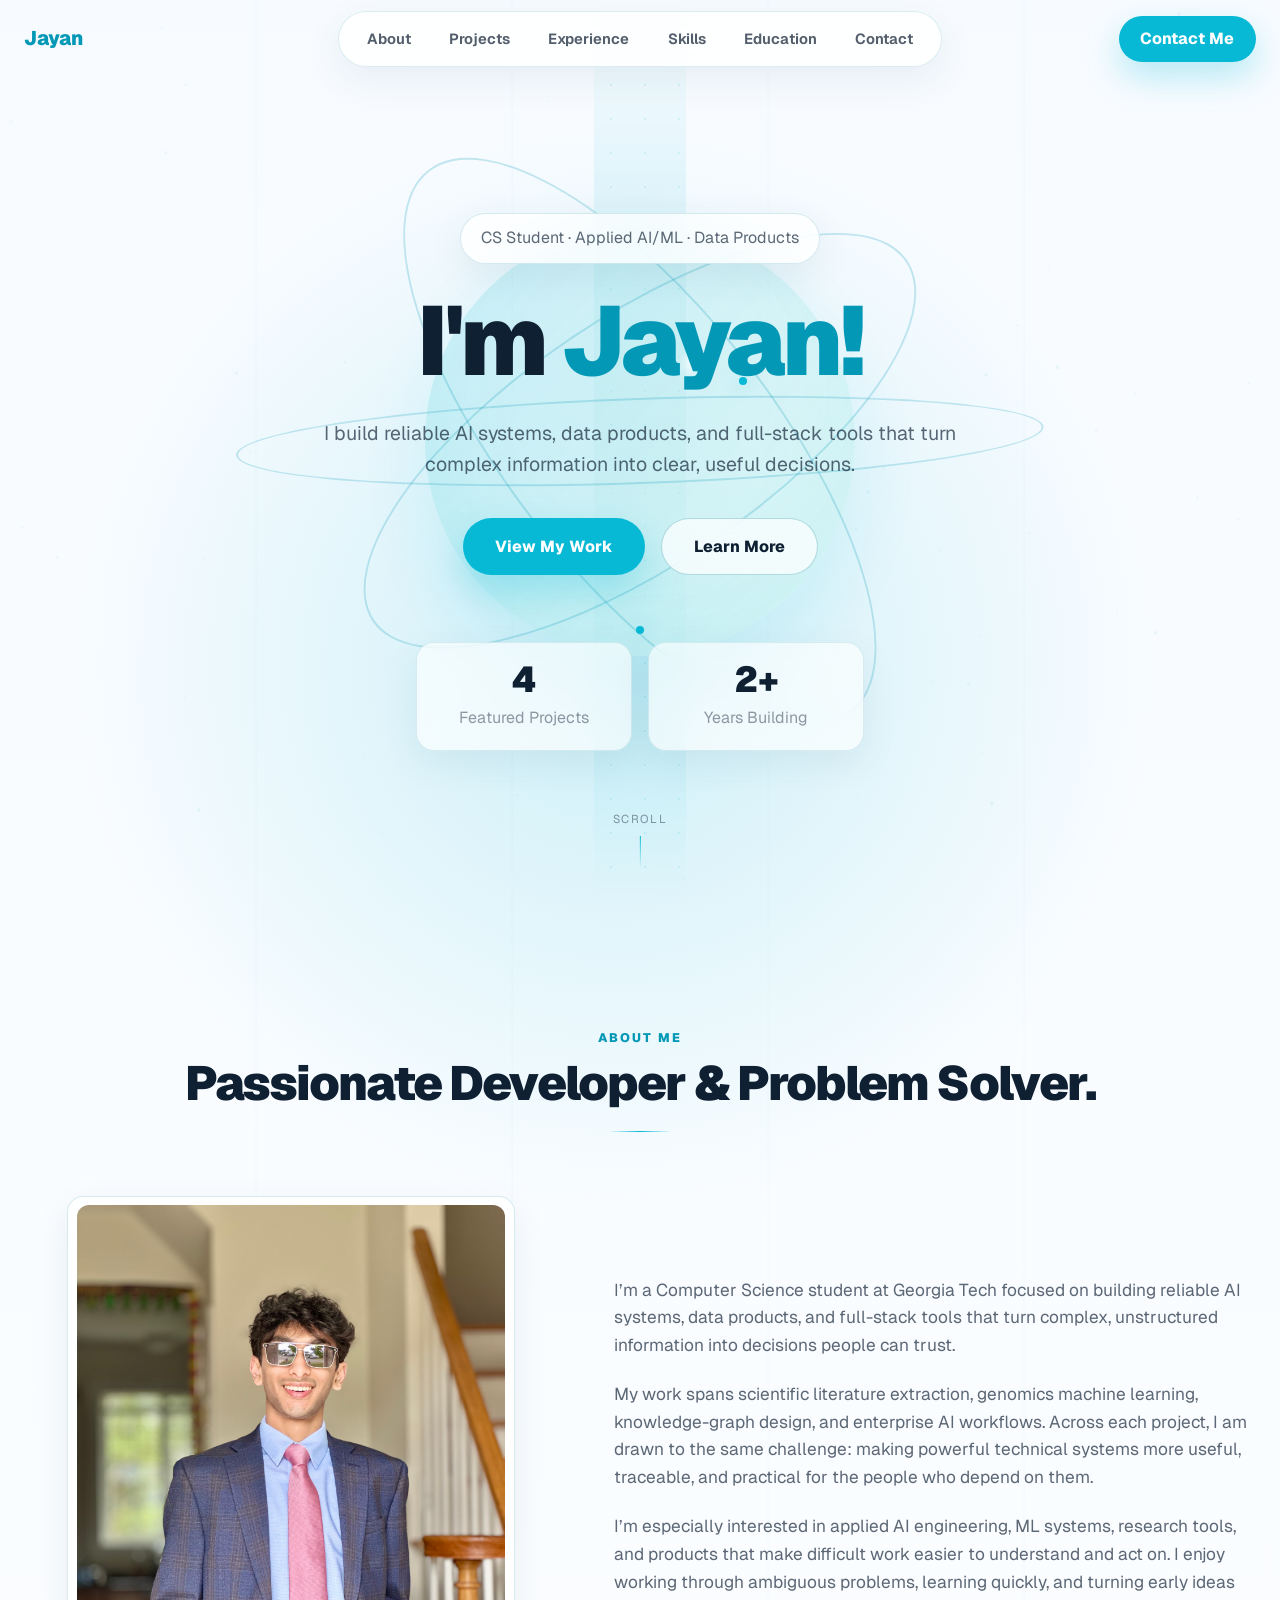
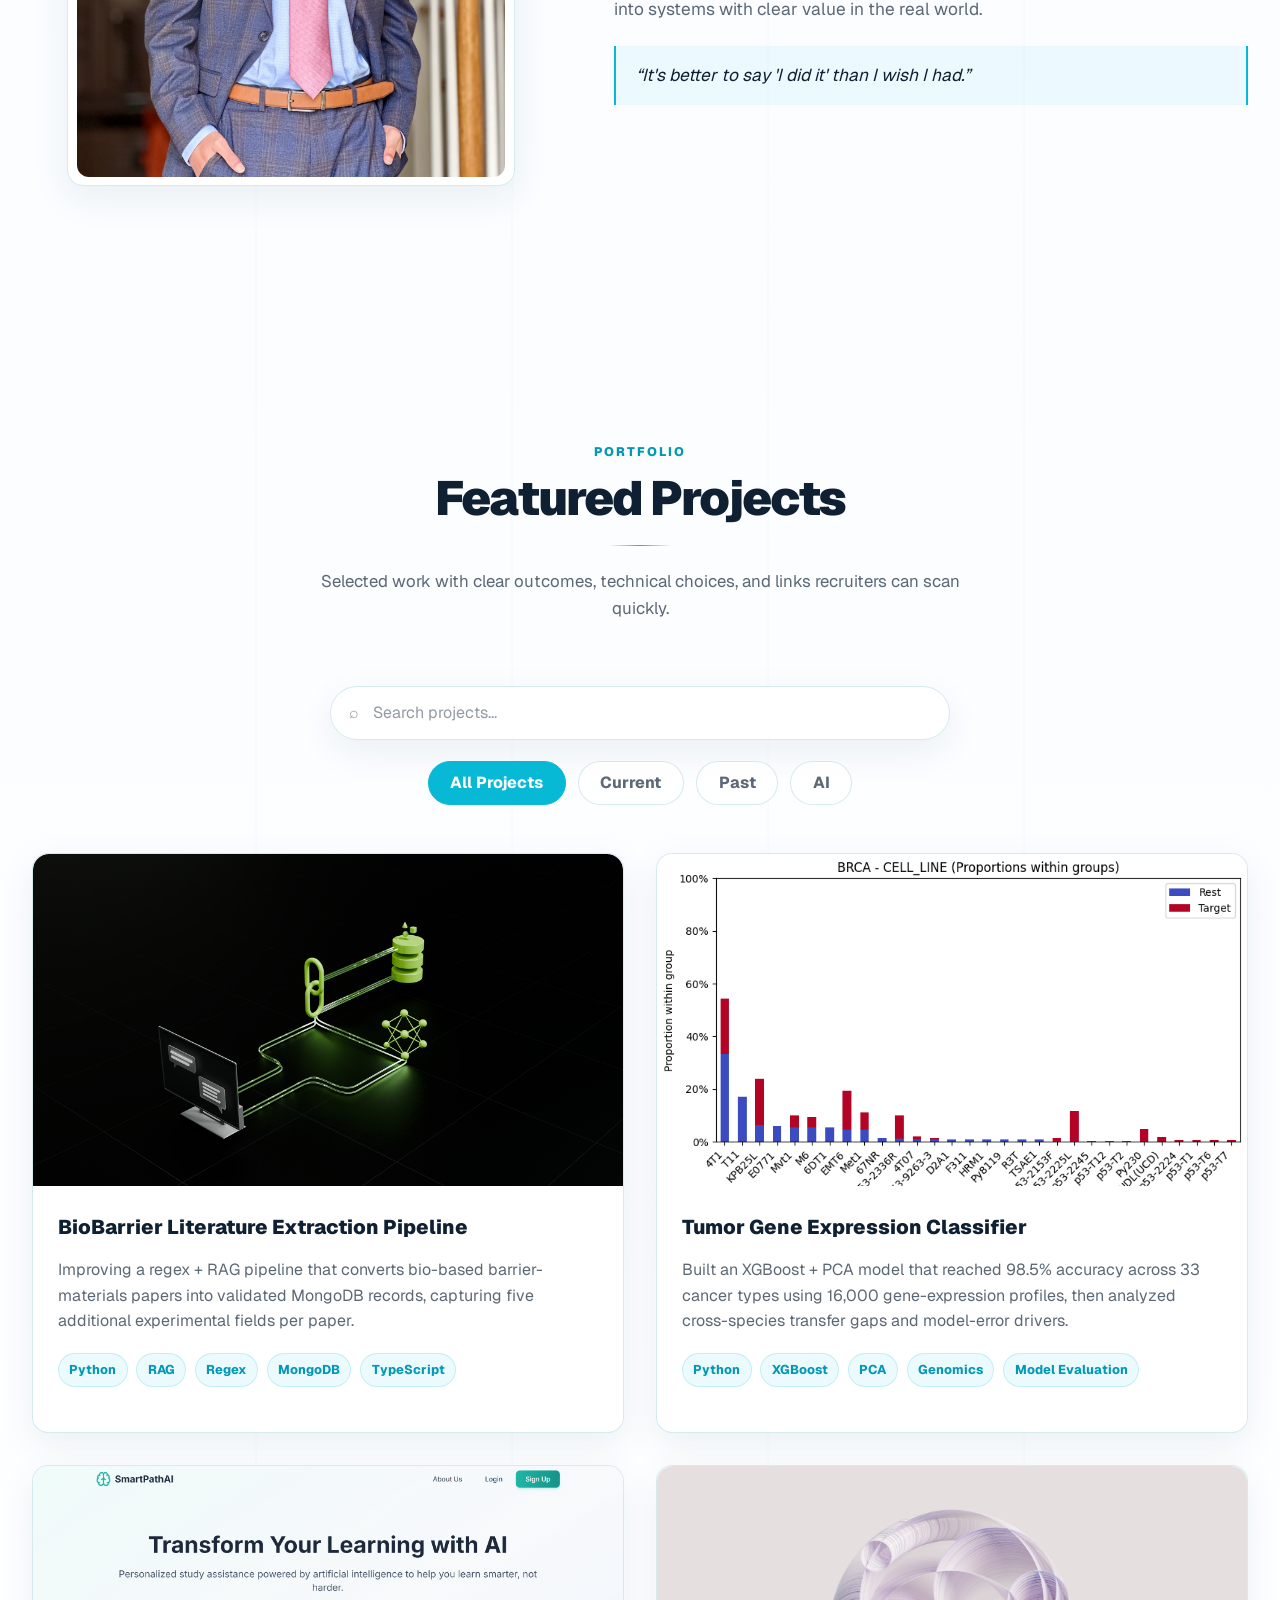
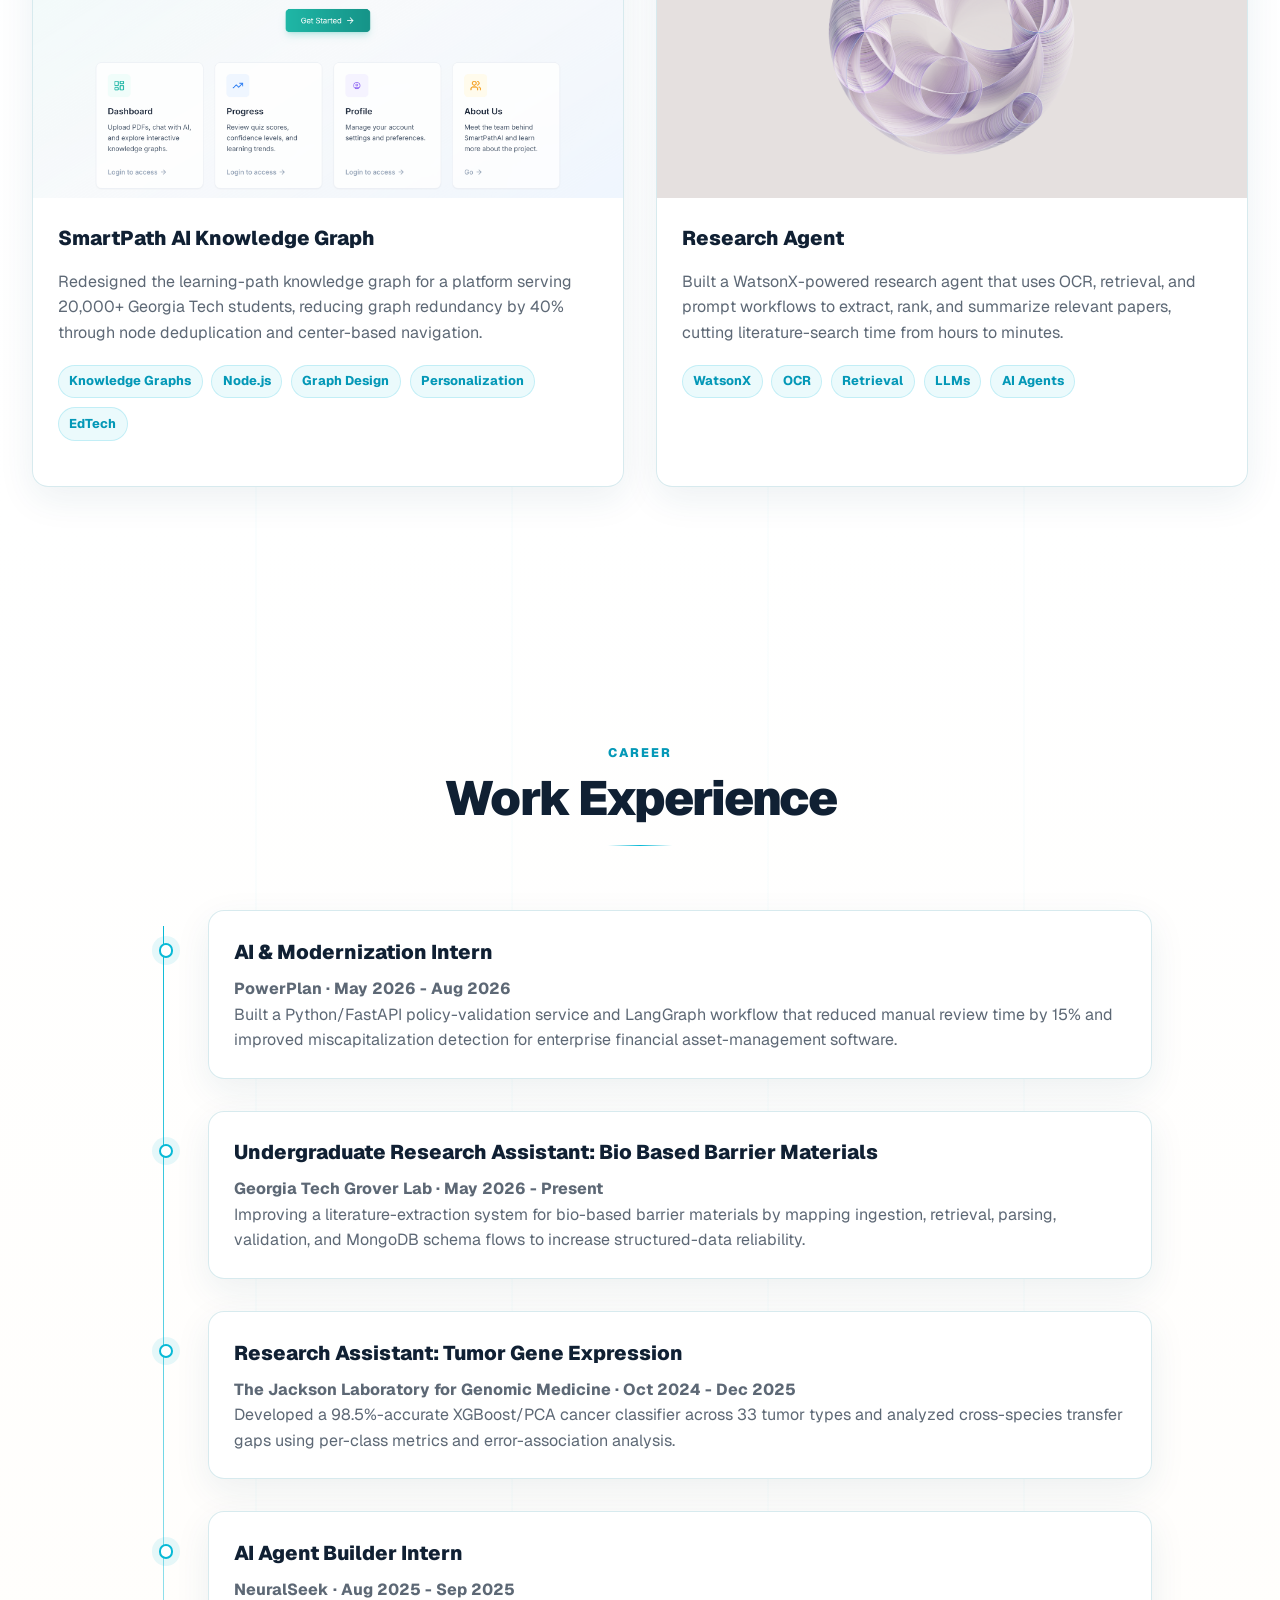
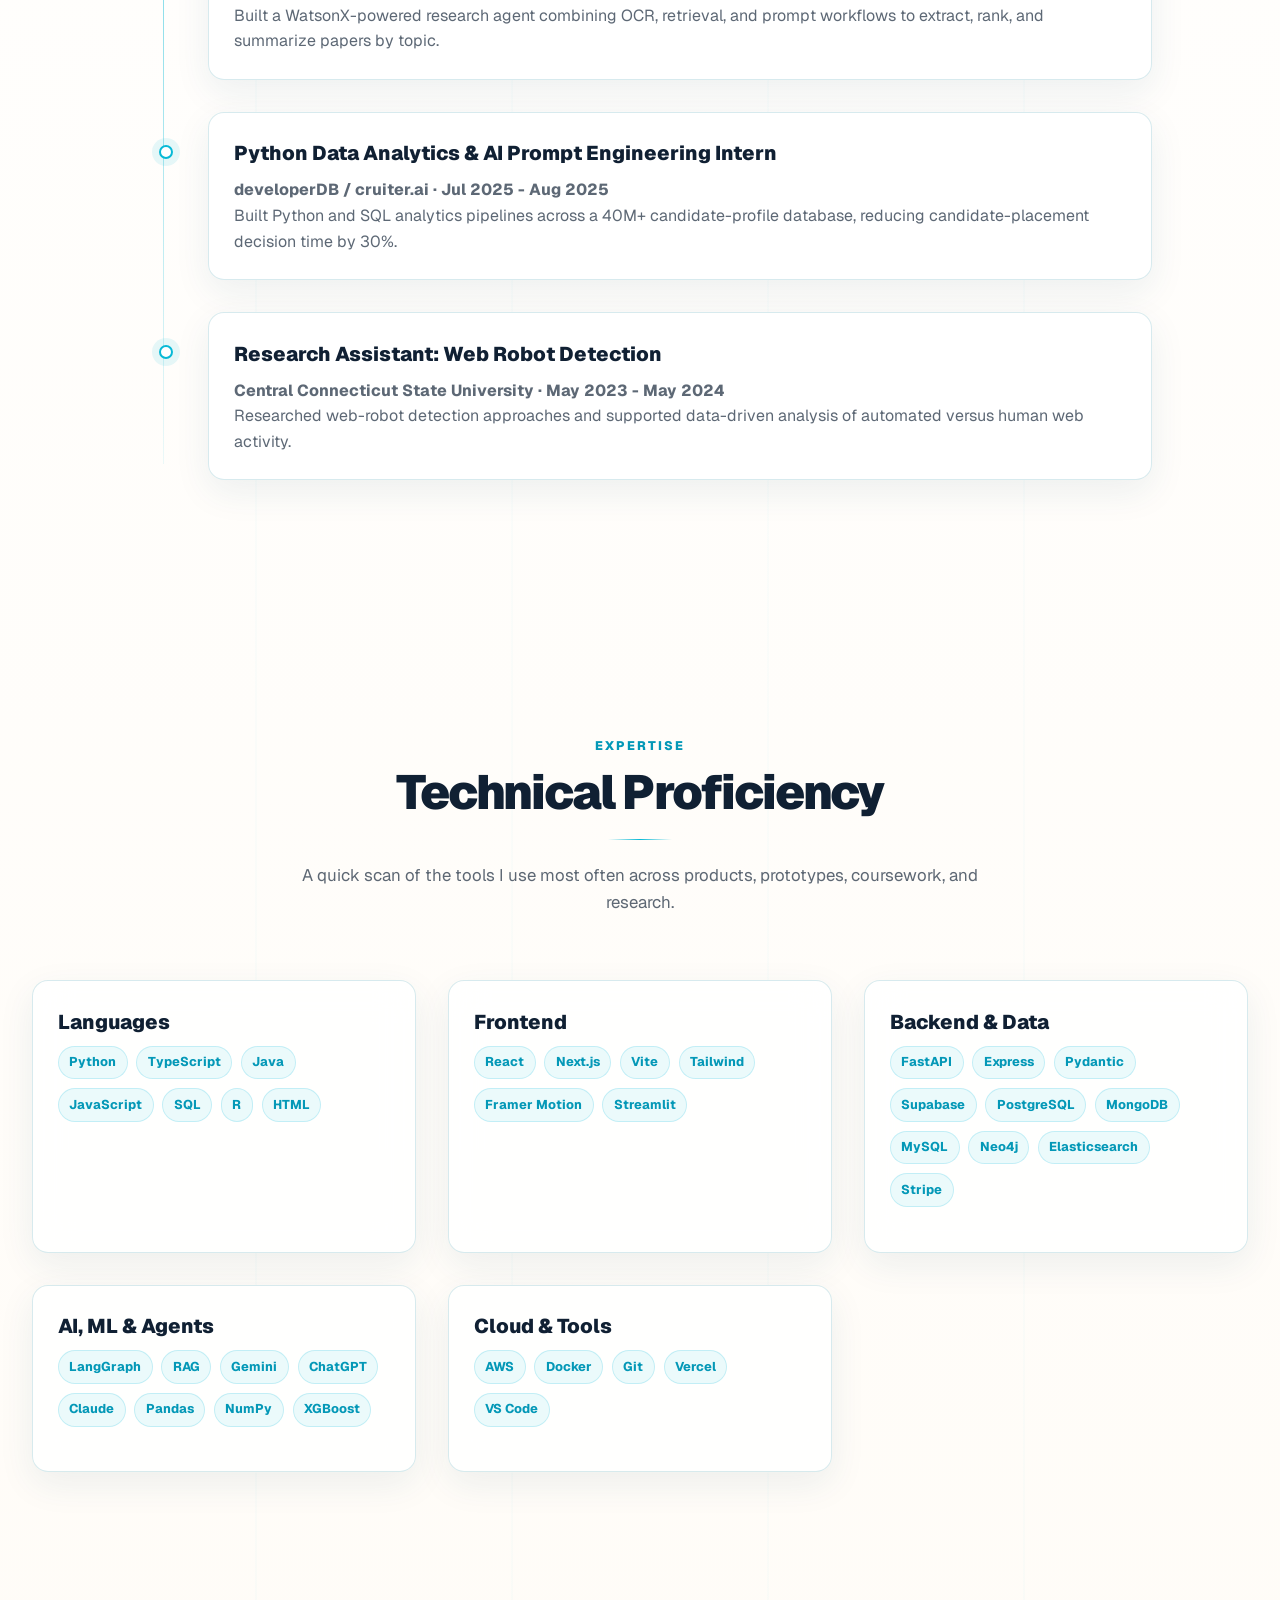
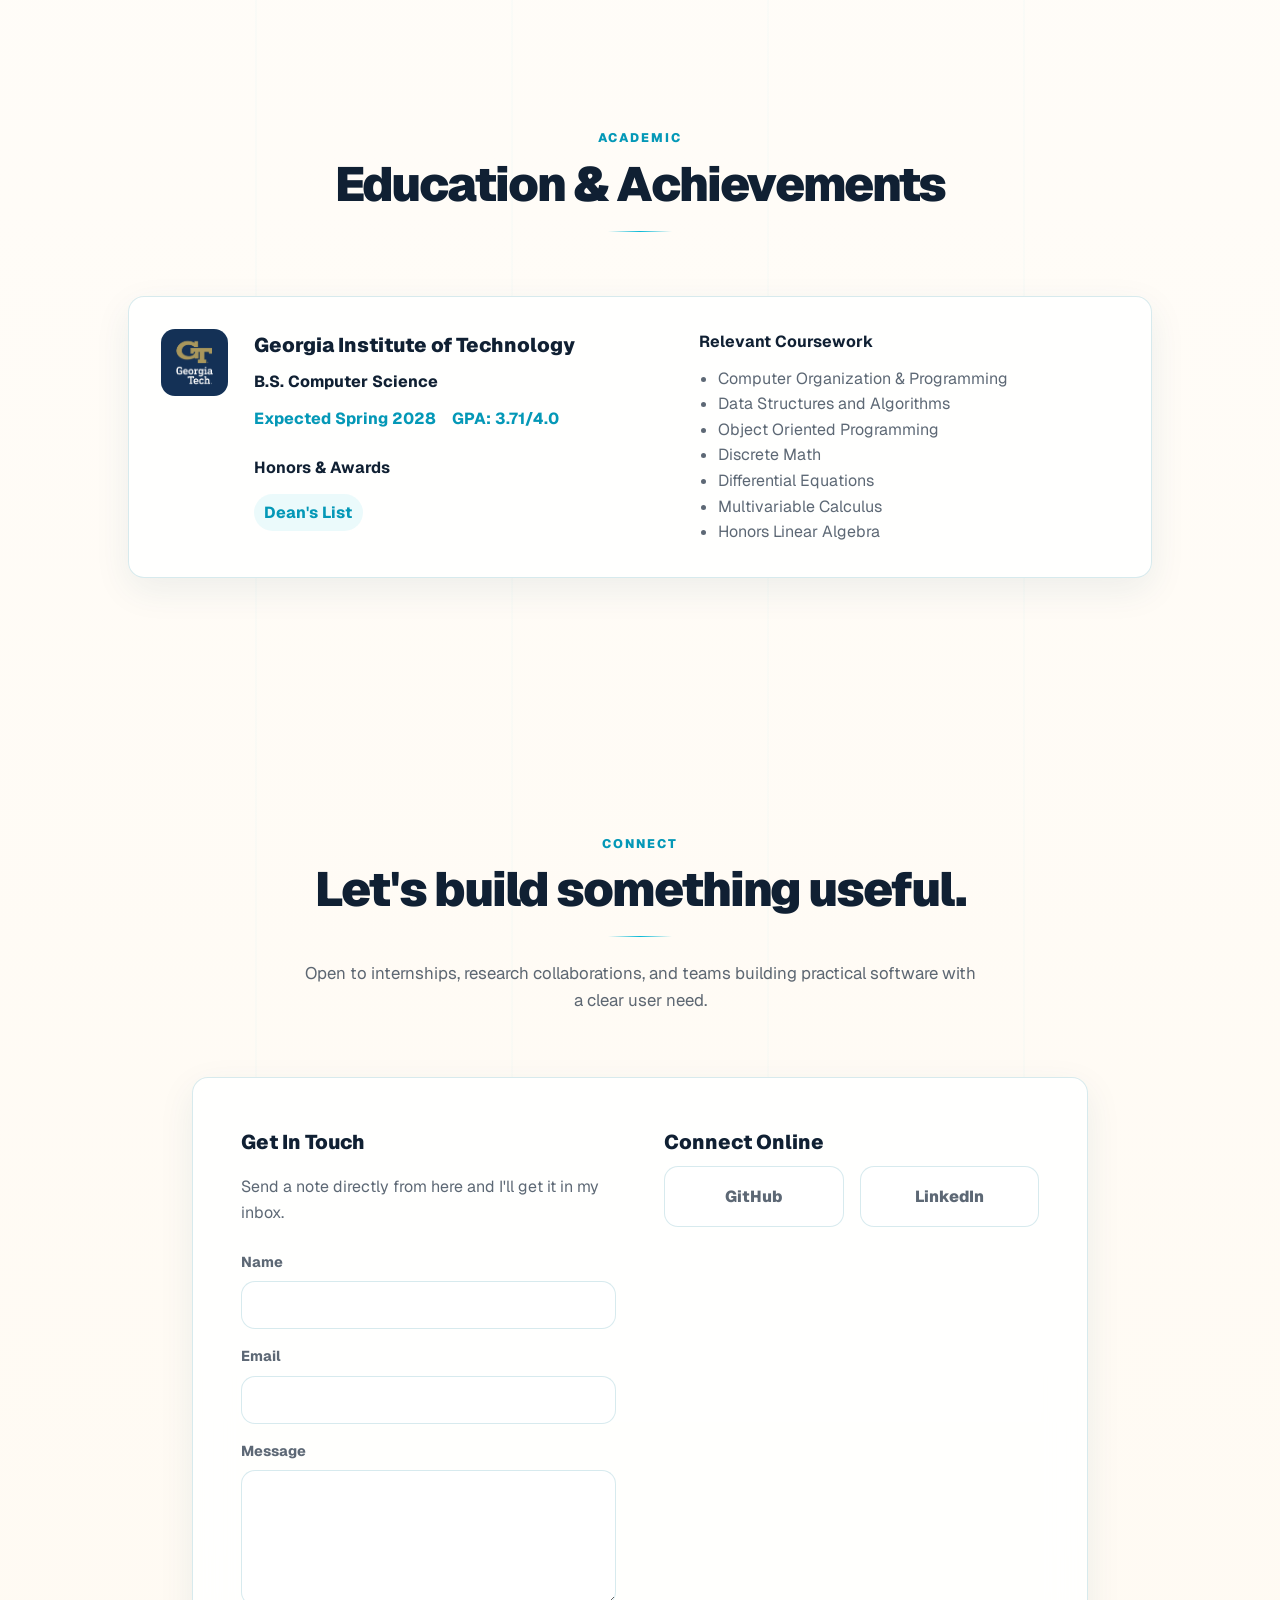
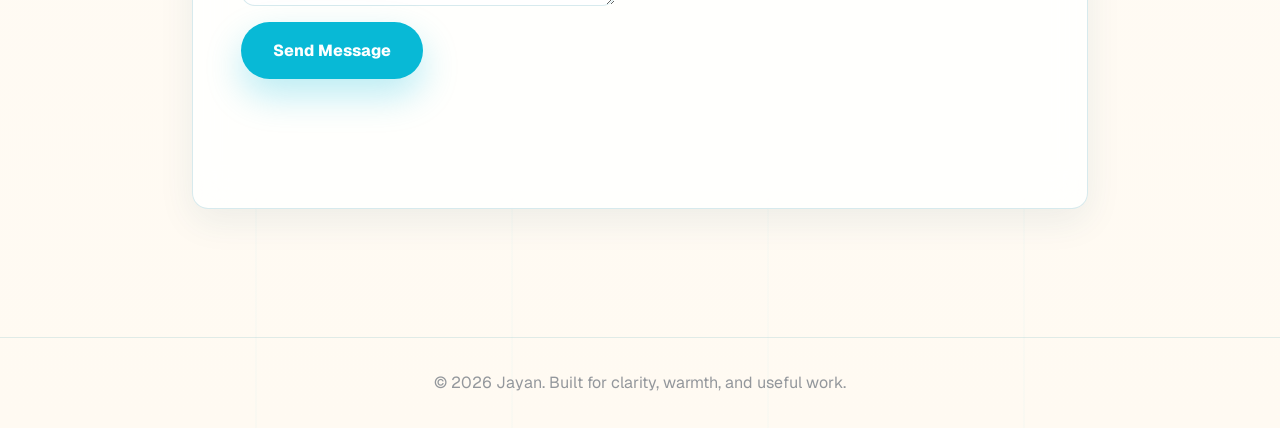
<file: index.html>
<!DOCTYPE html>
<html lang="en">
  <head>
    <meta charset="UTF-8" />
    <meta name="viewport" content="width=device-width, initial-scale=1.0" />
    <title>Jayan's Portfolio</title>
    <meta
      name="description"
      content="Jayan's software engineering portfolio: projects, experience, skills, education, and contact."
    />
    <meta name="theme-color" content="#f7fbff" />
    <link rel="icon" href="favicon.svg" type="image/svg+xml" />
    <link rel="preconnect" href="https://fonts.googleapis.com" />
    <link rel="preconnect" href="https://fonts.gstatic.com" crossorigin />
    <link
      href="https://fonts.googleapis.com/css2?family=Geist:wght@400;500;600;700;800;900&display=swap"
      rel="stylesheet"
    />
    <link rel="stylesheet" href="style.css" />
  </head>
  <body>
    <a class="skip-link" href="#main">Skip to content</a>

    <nav class="site-nav" aria-label="Primary navigation">
      <a class="brand" href="#home">Jayan</a>

      <div class="nav-pill" aria-label="Section links">
        <a href="#about">About</a>
        <a href="#projects">Projects</a>
        <a href="#experience">Experience</a>
        <a href="#skills">Skills</a>
        <a href="#education">Education</a>
        <a href="#contact">Contact</a>
      </div>

      <a class="nav-cta" href="#contact">Contact Me</a>

      <button
        class="menu-toggle"
        id="menu-toggle"
        type="button"
        aria-label="Open menu"
        aria-controls="mobile-menu"
        aria-expanded="false"
      >
        <span></span>
        <span></span>
        <span></span>
      </button>
    </nav>

    <div class="mobile-menu" id="mobile-menu">
      <a href="#about">About</a>
      <a href="#projects">Projects</a>
      <a href="#experience">Experience</a>
      <a href="#skills">Skills</a>
      <a href="#education">Education</a>
      <a href="#contact">Contact</a>
    </div>

    <main id="main">
      <section class="hero" id="home" aria-labelledby="hero-title">
        <canvas class="lightfield" id="lightfield" aria-hidden="true"></canvas>
        <div class="beam beam-vertical" aria-hidden="true"></div>
        <div class="orbital" aria-hidden="true">
          <span class="planet"></span>
          <span class="ring ring-a"></span>
          <span class="ring ring-b"></span>
          <span class="ring ring-c"></span>
          <span class="spark spark-a"></span>
          <span class="spark spark-b"></span>
        </div>

        <div class="hero-content reveal">
          <p class="hero-badge">
            <span> CS Student &middot; Applied AI/ML &middot; Data Products</span>
          </p>
          <h1 id="hero-title">
            I&apos;m <span>Jayan!</span>
          </h1>
          <p class="hero-copy">
            I build reliable AI systems, data products, and full-stack tools
            that turn complex information into clear, useful decisions.
          </p>
          <div class="hero-actions">
            <a class="button button-primary" href="#projects">View My Work</a>
            <a class="button button-secondary" href="#about">Learn More</a>
          </div>
          <div class="hero-stats" aria-label="Portfolio stats">
            <div>
              <strong>4</strong>
              <span>Featured Projects</span>
            </div>
            <div>
              <strong>2+</strong>
              <span>Years Building</span>
            </div>
          </div>
        </div>
        <a class="scroll-cue" href="#about" aria-label="Scroll to about">
          <span>SCROLL</span>
          <i></i>
        </a>
      </section>

      <section class="section" id="about" aria-labelledby="about-title">
        <div class="wrap">
          <header class="section-heading reveal">
            <p>ABOUT ME</p>
            <h2 id="about-title">Passionate Developer & Problem Solver.</h2>
          </header>

          <div class="about-layout">
            <div class="portrait-card reveal">
              <img class="portrait-image" src="assets/images/portrait.jpeg" alt="Portrait of Jayan" />
            </div>

            <div class="about-copy reveal" data-delay="1">
              <p>
                I’m a Computer Science student at Georgia Tech focused on building reliable AI systems, data products, 
                and full-stack tools that turn complex, unstructured information into decisions people can trust.
              </p>
              <p>
                My work spans scientific literature extraction, genomics machine learning, knowledge-graph design, 
                and enterprise AI workflows. Across each project, I am drawn to the same challenge: 
                making powerful technical systems more useful, traceable, and practical for 
                the people who depend on them.
              </p>
              <p>
                I’m especially interested in applied AI engineering, ML systems, research tools, 
                and products that make difficult work easier to understand and act on. 
                I enjoy working through ambiguous problems, learning quickly, 
                and turning early ideas into systems with clear value in the real world.
              </p>
              <blockquote>
                &ldquo;It's better to say 'I did it' than I wish I had.&rdquo;
              </blockquote>
            </div>
          </div>
        </div>
      </section>

      <section class="section" id="projects" aria-labelledby="projects-title">
        <div class="wrap">
          <header class="section-heading reveal">
            <p>PORTFOLIO</p>
            <h2 id="projects-title">Featured Projects</h2>
            <span>
              Selected work with clear outcomes, technical choices, and links
              recruiters can scan quickly.
            </span>
          </header>

          <div class="project-tools reveal">
            <label class="search-box" for="project-search">
              <span aria-hidden="true">⌕</span>
              <input id="project-search" type="search" placeholder="Search projects..." />
            </label>
            <div class="filter-buttons" aria-label="Project filters">
              <button class="filter is-active" type="button" data-filter="all">All Projects</button>
              <button class="filter" type="button" data-filter="current">Current</button>
              <button class="filter" type="button" data-filter="past">Past</button>
              <button class="filter" type="button" data-filter="ai">AI</button>
            </div>
          </div>

          <div class="project-grid" id="project-grid">
            <article class="project-card reveal" data-category="current ai" data-title="BioBarrier Literature Extraction Pipeline Georgia Tech Grover Lab">
              <div class="project-preview preview-one">
                <img class="project-preview-image" src="assets/images/grover-lab.png" alt="paper-to-dataset extraction workflow" />
              </div>
              <div class="project-content">
                <h3>BioBarrier Literature Extraction Pipeline</h3>
                <p>
                  Improving a regex + RAG pipeline that converts bio-based
                  barrier-materials papers into validated MongoDB records,
                  capturing five additional experimental fields per paper.
                </p>
                <div class="chips">
                  <span>Python</span>
                  <span>RAG</span>
                  <span>Regex</span>
                  <span>MongoDB</span>
                  <span>TypeScript</span>
                </div>
              </div>
            </article>

            <article class="project-card reveal" data-category="past ai" data-title="Tumor Gene Expression Classifier The Jackson Laboratory for Genomic Medicine">
              <div class="project-preview preview-two">
                <img class="project-preview-image" src="assets/images/tge.png" alt="Cancer classification performance analysis" />
              </div>
              <div class="project-content">
                <h3>Tumor Gene Expression Classifier</h3>
                <p>
                  Built an XGBoost + PCA model that reached 98.5% accuracy
                  across 33 cancer types using 16,000 gene-expression profiles,
                  then analyzed cross-species transfer gaps and model-error drivers.
                </p>
                <div class="chips">
                  <span>Python</span>
                  <span>XGBoost</span>
                  <span>PCA</span>
                  <span>Genomics</span>
                  <span>Model Evaluation</span>
                </div>
              </div>
            </article>

            <article class="project-card reveal" data-category="current ai" data-title="SmartPath AI Knowledge Graph SmartPathAI Big Data Big Impact">
              <div class="project-preview preview-three">
                <img class="project-preview-image" src="assets/images/smartpath-ai.png" alt="Personalized learning-path graph" />
              </div>
              <div class="project-content">
                <h3>SmartPath AI Knowledge Graph</h3>
                <p>
                  Redesigned the learning-path knowledge graph for a platform
                  serving 20,000+ Georgia Tech students, reducing graph redundancy
                  by 40% through node deduplication and center-based navigation.
                </p>
                <div class="chips">
                  <span>Knowledge Graphs</span>
                  <span>Node.js</span>
                  <span>Graph Design</span>
                  <span>Personalization</span>
                  <span>EdTech</span>
                </div>
              </div>
            </article>

            <article class="project-card reveal" data-category="past ai" data-title="NeuralSeek AI Research Agent">
              <div class="project-preview preview-four">
                <img class="project-preview-image" src="assets/images/watsonx.png" alt="research-agent retrieval workflow" />
              </div>
              <div class="project-content">
                <h3>Research Agent</h3>
                <p>
                  Built a WatsonX-powered research agent that uses OCR,
                  retrieval, and prompt workflows to extract, rank, and summarize
                  relevant papers, cutting literature-search time from hours to minutes.
                </p>
                <div class="chips">
                  <span>WatsonX</span>
                  <span>OCR</span>
                  <span>Retrieval</span>
                  <span>LLMs</span>
                  <span>AI Agents</span>
                </div>
              </div>
            </article>
          </div>
        </div>
      </section>

      <section class="section" id="experience" aria-labelledby="experience-title">
        <div class="wrap narrow">
          <header class="section-heading reveal">
            <p>CAREER</p>
            <h2 id="experience-title">Work Experience</h2>
          </header>

          <div class="timeline">
            <article class="timeline-card reveal">
              <div class="timeline-dot"></div>
              <h3>AI & Modernization Intern</h3>
              <p class="meta">PowerPlan · May 2026 - Aug 2026</p>
              <p>
                Built a Python/FastAPI policy-validation service and LangGraph
                workflow that reduced manual review time by 15% and improved
                miscapitalization detection for enterprise financial asset-management software.
              </p>
            </article>

            <article class="timeline-card reveal">
              <div class="timeline-dot"></div>
              <h3>Undergraduate Research Assistant: Bio Based Barrier Materials</h3>
              <p class="meta">Georgia Tech Grover Lab · May 2026 - Present</p>
              <p>
                Improving a literature-extraction system for bio-based barrier
                materials by mapping ingestion, retrieval, parsing, validation,
                and MongoDB schema flows to increase structured-data reliability.
              </p>
            </article>

            <article class="timeline-card reveal">
              <div class="timeline-dot"></div>
              <h3>Research Assistant: Tumor Gene Expression</h3>
              <p class="meta">The Jackson Laboratory for Genomic Medicine · Oct 2024 - Dec 2025</p>
              <p>
                Developed a 98.5%-accurate XGBoost/PCA cancer classifier across
                33 tumor types and analyzed cross-species transfer gaps using
                per-class metrics and error-association analysis.
              </p>
            </article>

            <article class="timeline-card reveal">
              <div class="timeline-dot"></div>
              <h3>AI Agent Builder Intern</h3>
              <p class="meta">NeuralSeek · Aug 2025 - Sep 2025</p>
              <p>
                Built a WatsonX-powered research agent combining OCR, retrieval,
                and prompt workflows to extract, rank, and summarize papers by topic.
              </p>
            </article>

            <article class="timeline-card reveal">
              <div class="timeline-dot"></div>
              <h3>Python Data Analytics & AI Prompt Engineering Intern</h3>
              <p class="meta">developerDB / cruiter.ai · Jul 2025 - Aug 2025</p>
              <p>
                Built Python and SQL analytics pipelines across a 40M+
                candidate-profile database, reducing candidate-placement
                decision time by 30%.
              </p>
            </article>

            <article class="timeline-card reveal">
              <div class="timeline-dot"></div>
              <h3>Research Assistant: Web Robot Detection</h3>
              <p class="meta">Central Connecticut State University · May 2023 - May 2024</p>
              <p>
                Researched web-robot detection approaches and supported
                data-driven analysis of automated versus human web activity.
              </p>
            </article>
          </div>
        </div>
      </section>

      <section class="section" id="skills" aria-labelledby="skills-title">
        <div class="wrap">
          <header class="section-heading reveal">
            <p>EXPERTISE</p>
            <h2 id="skills-title">Technical Proficiency</h2>
            <span>
              A quick scan of the tools I use most often across products,
              prototypes, coursework, and research.
            </span>
          </header>

          <div class="skills-grid">
            <article class="skill-panel reveal">
              <h3>Languages</h3>
                <div class="chips">
                  <span>Python</span>
                  <span>TypeScript</span>
                  <span>Java</span>
                  <span>JavaScript</span>
                  <span>SQL</span>
                  <span>R</span>
                  <span>HTML</span>
                </div>
            </article>

            <article class="skill-panel reveal" data-delay="1">
              <h3>Frontend</h3>
                <div class="chips">
                  <span>React</span>
                  <span>Next.js</span>
                  <span>Vite</span>
                  <span>Tailwind</span>
                  <span>Framer Motion</span>
                  <span>Streamlit</span>
                </div>
            </article>

            <article class="skill-panel reveal" data-delay="2">
              <h3>Backend &amp; Data</h3>
                <div class="chips">
                  <span>FastAPI</span>
                  <span>Express</span>
                  <span>Pydantic</span>
                  <span>Supabase</span>
                  <span>PostgreSQL</span>
                  <span>MongoDB</span>
                  <span>MySQL</span>
                  <span>Neo4j</span>
                  <span>Elasticsearch</span>
                  <span>Stripe</span>
                </div>
            </article>

            <article class="skill-panel reveal" data-delay="2">
              <h3>AI, ML &amp; Agents</h3>
                <div class="chips">
                  <span>LangGraph</span>
                  <span>RAG</span>
                  <span>Gemini</span>
                  <span>ChatGPT</span>
                  <span>Claude</span>
                  <span>Pandas</span>
                  <span>NumPy</span>
                  <span>XGBoost</span>
                </div>
            </article>

            <article class="skill-panel reveal" data-delay="2">
              <h3>Cloud &amp; Tools</h3>
                <div class="chips">
                  <span>AWS</span>
                  <span>Docker</span>
                  <span>Git</span>
                  <span>Vercel</span>
                  <span>VS Code</span>
                </div>
            </article>
          </div>
        </div>
      </section>

      <section class="section" id="education" aria-labelledby="education-title">
        <div class="wrap narrow">
          <header class="section-heading reveal">
            <p>ACADEMIC</p>
            <h2 id="education-title">Education &amp; Achievements</h2>
          </header>

          <article class="education-card reveal">
            <div class="school-mark">
              <img src="assets/images/gt.png" alt="Georgia Tech" />
            </div>
            <div class="school-main">
              <h3>Georgia Institute of Technology</h3>
              <p>B.S. Computer Science</p>
              <div class="school-meta">
                <span>Expected Spring 2028</span>
                <span>GPA: 3.71/4.0</span>
              </div>
              <div class="award-list">
                <h4>Honors &amp; Awards</h4>
                <span>Dean's List</span>
              </div>
            </div>
            <div class="coursework">
              <h4>Relevant Coursework</h4>
              <ul>
                <li>Computer Organization & Programming</li>
                <li>Data Structures and Algorithms</li>
                <li>Object Oriented Programming</li>
                <li>Discrete Math</li>
                <li>Differential Equations</li>
                <li>Multivariable Calculus</li>
                <li>Honors Linear Algebra</li>
              </ul>
            </div>
          </article>
        </div>
      </section>

      <section class="section" id="contact" aria-labelledby="contact-title">
        <div class="wrap contact-wrap">
          <header class="section-heading reveal">
            <p>CONNECT</p>
            <h2 id="contact-title">Let&apos;s build something useful.</h2>
            <span>
              Open to internships, research collaborations, and teams building
              practical software with a clear user need.
            </span>
          </header>

          <div class="contact-card reveal">
            <div>
              <h3>Get In Touch</h3>
              <p>
                Send a note directly from here and I&apos;ll get it in my inbox.
              </p>
              <form class="contact-form" id="contact-form">
                <label for="contact-name">
                  <span>Name</span>
                  <input id="contact-name" name="name" type="text" autocomplete="name" required />
                </label>
                <label for="contact-email">
                  <span>Email</span>
                  <input id="contact-email" name="email" type="email" autocomplete="email" required />
                </label>
                <label class="honeypot" for="contact-website" aria-hidden="true">
                  <span>Website</span>
                  <input id="contact-website" name="website" type="text" tabindex="-1" autocomplete="off" />
                </label>
                <label for="contact-message">
                  <span>Message</span>
                  <textarea id="contact-message" name="message" rows="5" required></textarea>
                </label>
                <button class="button button-primary" type="submit">Send Message</button>
                <p class="form-status" id="contact-status" role="status" aria-live="polite"></p>
              </form>
            </div>
            <div>
              <h3>Connect Online</h3>
              <div class="social-grid">
                <a href="https://github.com/sjayan009" target="_blank"> GitHub</a>
                <a href="https://www.linkedin.com/in/jayan-sirikonda" target="_blank">LinkedIn</a>
              </div>
            </div>
          </div>
        </div>
      </section>
    </main>

    <footer class="footer">
      <p>© <span id="year"></span> Jayan. Built for clarity, warmth, and useful work.</p>
    </footer>

    <script src="script.js"></script>
  </body>
</html>
</file>
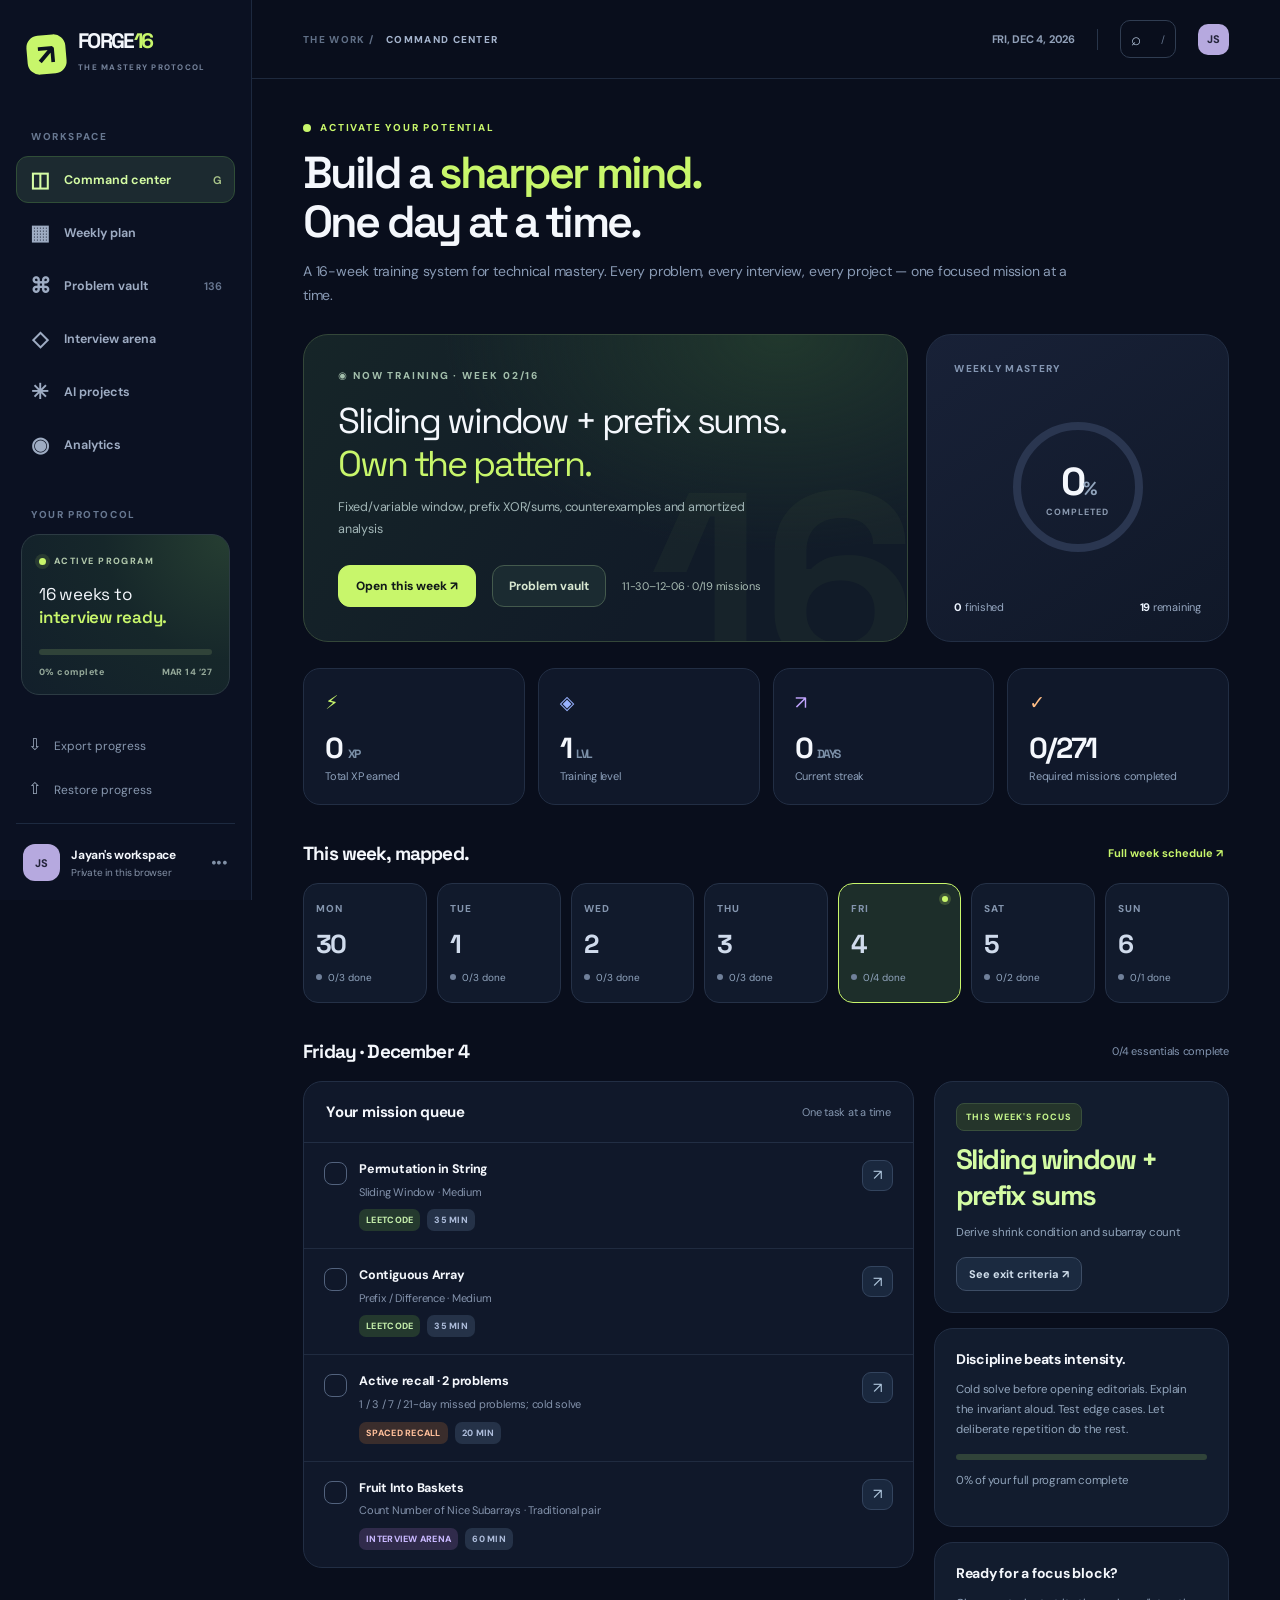
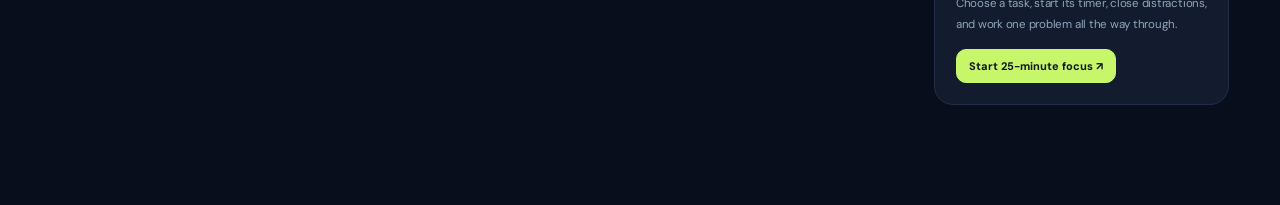
<file: forge16/index.html>
<!DOCTYPE html>
<html lang="en">
<head>
<meta charset="UTF-8"/>
<meta name="viewport" content="width=device-width,initial-scale=1"/>
<meta name="theme-color" content="#090e1c"/>
<meta name="description" content="Forge16 — your 16-week LeetCode and AI-assisted interview mastery system."/>
<title>FORGE16 — The mastery protocol</title>
<link rel="icon" href="data:image/svg+xml,%3Csvg xmlns='http://www.w3.org/2000/svg' viewBox='0 0 64 64'%3E%3Crect width='64' height='64' rx='16' fill='%230c1324'/%3E%3Cpath d='M16 44L30 16H47L34 35H46L35 48H18L30 30H22Z' fill='%23c7f36b'/%3E%3C/svg%3E"/>
<link rel="preconnect" href="https://fonts.googleapis.com"/>
<link rel="preconnect" href="https://fonts.gstatic.com" crossorigin/>
<link href="https://fonts.googleapis.com/css2?family=DM+Sans:wght@400;500;600;700;800&family=Space+Grotesk:wght@400;500;600;700&display=swap" rel="stylesheet"/>
<link rel="stylesheet" href="./styles.css"/>
<script defer src="./data.js"></script>
<script defer src="./app.js"></script>
</head>
<body>
<div id="app">
 <aside class="sidebar" id="sidebar">
   <div class="brand"><div class="brand-icon">↗</div><div class="brand-name">FORGE<span>16</span><small>THE MASTERY PROTOCOL</small></div></div>
   <div class="nav-label">WORKSPACE</div>
   <nav class="nav">
    <button class="nav-item active" data-view="dashboard"><span class="ico">◫</span> Command center <span class="nav-kbd">G</span></button>
    <button class="nav-item" data-view="week"><span class="ico">▦</span> Weekly plan</button>
    <button class="nav-item" data-view="problems"><span class="ico">⌘</span> Problem vault <span class="nav-count" id="navProblemCount">136</span></button>
    <button class="nav-item" data-view="interviews"><span class="ico">◇</span> Interview arena</button>
    <button class="nav-item" data-view="ai"><span class="ico">✳</span> AI projects</button>
    <button class="nav-item" data-view="progress"><span class="ico">◉</span> Analytics</button>
   </nav>
   <div class="nav-label nav-label-second">YOUR PROTOCOL</div>
   <div class="sidebar-program">
     <div class="sidebar-program-top"><span class="pulse-dot"></span> ACTIVE PROGRAM</div>
     <div class="sidebar-program-title">16 weeks to<br><strong>interview ready.</strong></div>
     <div class="sidebar-bar"><span id="sidebarProgressBar"></span></div>
     <div class="sidebar-program-bottom"><span id="sidebarProgressText">0% complete</span><span>MAR 14 ’27</span></div>
   </div>
   <div class="sidebar-bottom">
    <button class="sidebar-action" id="sidebarExport"><span>⇩</span> Export progress</button>
    <button class="sidebar-action" id="sidebarImport"><span>⇧</span> Restore progress</button>
    <div class="sidebar-user"><div class="user-avatar">JS</div><div><strong>Jayan's workspace</strong><span>Private in this browser</span></div><span class="user-more">•••</span></div>
   </div>
 </aside>
 <div class="mobile-scrim" id="mobileScrim"></div>
 <main class="main">
  <header class="topbar"><div class="top-left"><button class="mobile-menu" id="mobileMenu" aria-label="Open navigation">☰</button><span class="top-kicker">THE WORK /</span><span id="viewCrumb">COMMAND CENTER</span></div><div class="top-actions"><span class="top-date" id="todayDate"></span><span class="top-sep"></span><button class="icon-button" id="searchTrigger" title="Search tasks (/)">⌕ <span>/</span></button><button class="avatar-top" title="Your workspace">JS</button></div></header>
  <div id="content" class="content"></div>
 </main>
</div>
<div class="modal-layer hidden" id="modalLayer"><div class="modal-scrim" data-close="1"></div><section class="modal" id="modalContent" role="dialog" aria-modal="true" aria-label="Task details"></section></div>
<div class="toast-wrap" id="toasts" aria-live="polite"></div>
<input hidden type="file" id="importFile" accept="application/json,.json"/>
</body>
</html>
</file>
<file: style.css>
:root {
  --bg: #f7fbff;
  --bg-warm: #fffaf2;
  --surface: rgba(255, 255, 255, 0.84);
  --surface-solid: #ffffff;
  --text: #102033;
  --muted: rgba(16, 32, 51, 0.68);
  --faint: rgba(16, 32, 51, 0.45);
  --cyan: #08b9d6;
  --cyan-strong: #0498b7;
  --teal: #16a394;
  --mint: #dff8f5;
  --blue: #2d6cdf;
  --line: rgba(7, 126, 150, 0.16);
  --line-strong: rgba(7, 126, 150, 0.28);
  --shadow: 0 20px 60px rgba(31, 74, 104, 0.12);
  --shadow-soft: 0 12px 36px rgba(31, 74, 104, 0.08);
  --font: "Geist", "Segoe UI", system-ui, sans-serif;
  --max: 1216px;
  --radius: 16px;
}

* {
  box-sizing: border-box;
}

html {
  scroll-behavior: smooth;
  scroll-padding-top: 96px;
  overflow-x: hidden;
}

body {
  margin: 0;
  min-height: 100vh;
  overflow-x: hidden;
  background:
    linear-gradient(90deg, transparent 0 19.9%, rgba(8, 185, 214, 0.035) 20%, transparent 20.1% 39.9%, rgba(8, 185, 214, 0.03) 40%, transparent 40.1% 59.9%, rgba(8, 185, 214, 0.03) 60%, transparent 60.1% 79.9%, rgba(8, 185, 214, 0.035) 80%, transparent 80.1%),
    radial-gradient(circle at 48% 8%, rgba(8, 185, 214, 0.18), transparent 34rem),
    linear-gradient(180deg, var(--bg) 0%, #ffffff 44%, var(--bg-warm) 100%);
  color: var(--text);
  font-family: var(--font);
  line-height: 1.6;
}

body.nav-open {
  overflow: hidden;
}

a {
  color: inherit;
  text-decoration: none;
}

button,
input {
  font: inherit;
}

::selection {
  background: var(--cyan);
  color: #ffffff;
}

.skip-link {
  position: fixed;
  left: 1rem;
  top: 1rem;
  z-index: 1000;
  transform: translateY(-160%);
  padding: 0.7rem 1rem;
  border-radius: 999px;
  background: var(--cyan);
  color: #ffffff;
  font-weight: 750;
}

.skip-link:focus {
  transform: translateY(0);
}

.site-nav {
  position: fixed;
  inset: 0 0 auto;
  z-index: 100;
  display: grid;
  grid-template-columns: 1fr auto 1fr;
  align-items: center;
  gap: 1rem;
  height: 78px;
  padding: 0 1.5rem;
  pointer-events: none;
}

.site-nav > * {
  pointer-events: auto;
}

.brand {
  width: fit-content;
  font-size: 1.24rem;
  font-weight: 850;
  color: var(--cyan-strong);
}

.nav-pill {
  display: flex;
  align-items: center;
  gap: 0.3rem;
  padding: 0.5rem 0.65rem;
  border: 1px solid rgba(7, 126, 150, 0.14);
  border-radius: 999px;
  background: rgba(255, 255, 255, 0.82);
  box-shadow: var(--shadow-soft);
  backdrop-filter: blur(18px);
}

.nav-pill a {
  display: inline-flex;
  align-items: center;
  min-height: 2.4rem;
  padding: 0 1.05rem;
  border-radius: 999px;
  color: rgba(16, 32, 51, 0.72);
  font-size: 0.92rem;
  font-weight: 650;
  transition: background 180ms ease, color 180ms ease;
}

.nav-pill a:hover {
  background: rgba(8, 185, 214, 0.1);
  color: var(--cyan-strong);
}

.nav-cta {
  justify-self: end;
  display: inline-flex;
  align-items: center;
  min-height: 2.85rem;
  padding: 0 1.35rem;
  border-radius: 999px;
  background: var(--cyan);
  color: #ffffff;
  font-weight: 750;
  box-shadow: 0 14px 34px rgba(8, 185, 214, 0.28);
  transition: transform 180ms ease, box-shadow 180ms ease, background 180ms ease;
}

.nav-cta:hover {
  transform: translateY(-1px);
  background: var(--cyan-strong);
  box-shadow: 0 18px 40px rgba(8, 185, 214, 0.34);
}

.menu-toggle {
  display: none;
  justify-self: end;
  width: 44px;
  height: 44px;
  border: 1px solid rgba(7, 126, 150, 0.16);
  border-radius: 50%;
  background: rgba(255, 255, 255, 0.9);
  box-shadow: var(--shadow-soft);
  cursor: pointer;
}

.menu-toggle span {
  display: block;
  width: 18px;
  height: 2px;
  margin: 4px auto;
  border-radius: 2px;
  background: var(--text);
  transition: transform 180ms ease, opacity 180ms ease;
}

.menu-toggle[aria-expanded="true"] span:nth-child(1) {
  transform: translateY(6px) rotate(45deg);
}

.menu-toggle[aria-expanded="true"] span:nth-child(2) {
  opacity: 0;
}

.menu-toggle[aria-expanded="true"] span:nth-child(3) {
  transform: translateY(-6px) rotate(-45deg);
}

.mobile-menu {
  display: none;
}

.wrap {
  width: min(calc(100vw - 3rem), var(--max));
  margin: 0 auto;
}

.wrap.narrow {
  max-width: 1024px;
}

.hero {
  position: relative;
  min-height: 100vh;
  display: grid;
  place-items: center;
  overflow: hidden;
  padding: 6rem 1.5rem 2rem;
}

.lightfield,
.beam,
.orbital {
  position: absolute;
  pointer-events: none;
}

.lightfield {
  inset: 0;
  width: 100%;
  height: 100%;
  opacity: 0.36;
}

.beam-vertical {
  top: 0;
  bottom: 0;
  left: 50%;
  width: 92px;
  transform: translateX(-50%);
  background:
    linear-gradient(180deg, transparent, rgba(8, 185, 214, 0.16) 20%, rgba(22, 163, 148, 0.1) 50%, rgba(8, 185, 214, 0.12) 82%, transparent),
    radial-gradient(circle, rgba(8, 185, 214, 0.24) 1px, transparent 1px);
  background-size: auto, 34px 34px;
  opacity: 0.52;
}

.orbital {
  left: 50%;
  top: 49%;
  width: min(43vw, 430px);
  aspect-ratio: 1;
  transform: translate(-50%, -50%);
}

.planet {
  position: absolute;
  inset: 0;
  border-radius: 50%;
  background:
    radial-gradient(circle at 62% 32%, rgba(255, 255, 255, 0.66), transparent 0.9rem),
    linear-gradient(135deg, rgba(8, 185, 214, 0.18), rgba(223, 248, 245, 0.86));
  box-shadow:
    inset 0 -50px 90px rgba(8, 185, 214, 0.08),
    0 28px 80px rgba(8, 185, 214, 0.12);
  opacity: 0.88;
}

.ring {
  position: absolute;
  left: 50%;
  top: 50%;
  border: 2px solid rgba(8, 152, 183, 0.22);
  border-radius: 50%;
  transform: translate(-50%, -50%) rotate(var(--rot));
}

.ring-a {
  width: 188%;
  height: 20%;
  --rot: -2deg;
}

.ring-b {
  width: 150%;
  height: 58%;
  --rot: -34deg;
}

.ring-c {
  width: 160%;
  height: 62%;
  --rot: 52deg;
}

.spark {
  position: absolute;
  width: 8px;
  height: 8px;
  border-radius: 50%;
  background: var(--cyan);
  box-shadow: 0 0 18px rgba(8, 185, 214, 0.45);
}

.spark-a {
  left: 73%;
  top: 35%;
}

.spark-b {
  left: 49%;
  top: 93%;
}

.hero-content {
  position: relative;
  z-index: 2;
  width: min(760px, 100%);
  text-align: center;
}

.hero-badge {
  display: inline-flex;
  align-items: center;
  gap: 0.7rem;
  margin: 0 0 1.8rem;
  padding: 0.72rem 1.25rem;
  border: 1px solid var(--line);
  border-radius: 999px;
  background: rgba(255, 255, 255, 0.78);
  color: var(--muted);
  box-shadow: var(--shadow-soft);
  backdrop-filter: blur(18px);
}

.badge-icon {
  color: var(--cyan);
  font-weight: 900;
}

.hero h1 {
  margin: 0;
  font-size: clamp(4.2rem, 8vw, 6.1rem);
  line-height: 1;
  font-weight: 900;
  letter-spacing: -0.045em;
}

.hero h1 span,
.section-heading h2 span {
  color: var(--cyan-strong);
}

.hero-copy {
  max-width: 690px;
  margin: 1.75rem auto 0;
  color: var(--muted);
  font-size: 1.22rem;
  line-height: 1.58;
}

.hero-actions {
  display: flex;
  justify-content: center;
  flex-wrap: wrap;
  gap: 1rem;
  margin-top: 2.4rem;
}

.button {
  display: inline-flex;
  align-items: center;
  justify-content: center;
  min-height: 3.55rem;
  padding: 0 2rem;
  border-radius: 999px;
  font-weight: 780;
  transition: transform 180ms ease, background 180ms ease, box-shadow 180ms ease, border-color 180ms ease, color 180ms ease;
}

.button-primary {
  background: var(--cyan);
  color: #ffffff;
  box-shadow: 0 16px 36px rgba(8, 185, 214, 0.28);
}

.button-secondary {
  border: 1px solid var(--line-strong);
  background: rgba(255, 255, 255, 0.72);
  color: var(--text);
  backdrop-filter: blur(16px);
}

.button:hover {
  transform: translateY(-2px);
}

.button-primary:hover {
  background: var(--cyan-strong);
  box-shadow: 0 18px 42px rgba(8, 185, 214, 0.34);
}

.button-secondary:hover {
  border-color: rgba(8, 185, 214, 0.42);
  background: rgba(255, 255, 255, 0.78);
}

.hero-stats {
  display: grid;
  grid-template-columns: repeat(2, minmax(0, 1fr));
  gap: 1rem;
  width: min(448px, 100%);
  margin: 4.2rem auto 0;
}

.hero-stats div {
  padding: 1.2rem;
  border: 1px solid rgba(7, 126, 150, 0.12);
  border-radius: 18px;
  background: rgba(255, 255, 255, 0.64);
  box-shadow: var(--shadow-soft);
  backdrop-filter: blur(14px);
}

.hero-stats strong {
  display: block;
  font-size: 2.25rem;
  line-height: 1;
  font-weight: 900;
  color: var(--text);
}

.hero-stats span {
  display: block;
  margin-top: 0.45rem;
  color: var(--faint);
}

.scroll-cue {
  position: absolute;
  left: 50%;
  bottom: 2rem;
  z-index: 2;
  display: grid;
  justify-items: center;
  gap: 0.5rem;
  transform: translateX(-50%);
  color: var(--faint);
  font-size: 0.72rem;
  letter-spacing: 0.12em;
}

.scroll-cue i {
  width: 1px;
  height: 2rem;
  background: linear-gradient(var(--cyan), transparent);
}

.section {
  position: relative;
  padding: 8rem 0;
}

.section-heading {
  margin: 0 auto 4rem;
  text-align: center;
}

.section-heading p {
  margin: 0 0 0.65rem;
  color: var(--cyan-strong);
  font-size: 0.78rem;
  font-weight: 850;
  letter-spacing: 0.16em;
}

.section-heading h2 {
  margin: 0;
  color: var(--text);
  font-size: clamp(2.45rem, 5vw, 3rem);
  line-height: 1.07;
  font-weight: 900;
  letter-spacing: -0.04em;
}

.section-heading h2::after {
  content: "";
  display: block;
  width: 4rem;
  height: 1px;
  margin: 1.3rem auto 0;
  background: linear-gradient(90deg, transparent, var(--cyan), transparent);
}

.section-heading span {
  display: block;
  max-width: 680px;
  margin: 1.4rem auto 0;
  color: var(--muted);
  font-size: 1.05rem;
}

.about-layout {
  display: grid;
  grid-template-columns: minmax(280px, 0.9fr) minmax(0, 1.1fr);
  gap: 4rem;
  align-items: center;
}

.portrait-card,
.project-card,
.timeline-card,
.skill-panel,
.education-card,
.contact-card {
  position: relative;
  border: 1px solid var(--line);
  border-radius: var(--radius);
  background: var(--surface);
  box-shadow: var(--shadow-soft);
  backdrop-filter: blur(18px);
}

.portrait-card::before,
.project-card::before,
.timeline-card::before,
.skill-panel::before,
.education-card::before,
.contact-card::before {
  content: "";
  position: absolute;
  inset: 0;
  border-radius: inherit;
  background: linear-gradient(135deg, rgba(8, 185, 214, 0.08), transparent 42%);
  opacity: 0;
  transition: opacity 180ms ease;
  pointer-events: none;
}

.portrait-card:hover::before,
.project-card:hover::before,
.timeline-card:hover::before,
.skill-panel:hover::before,
.education-card:hover::before,
.contact-card:hover::before {
  opacity: 1;
}

.portrait-card {
  max-width: 448px;
  padding: 0.55rem;
  margin: 0 auto;
}

.portrait-placeholder {
  aspect-ratio: 3 / 4;
  display: grid;
  place-items: end center;
  padding: 2rem;
  border-radius: 12px;
  overflow: hidden;
  background:
    linear-gradient(180deg, transparent 30%, rgba(255, 255, 255, 0.88)),
    radial-gradient(circle at 50% 30%, rgba(8, 185, 214, 0.2), transparent 5rem),
    linear-gradient(135deg, #e9f9fc, #fff7ec);
  color: var(--muted);
  font-weight: 750;
}

.portrait-image {
  display: block;
  width: 100%;
  aspect-ratio: 3 / 4;
  object-fit: cover;
  border-radius: 12px;
}

.about-copy {
  display: grid;
  gap: 1.35rem;
  color: var(--muted);
  font-size: 1.08rem;
}

.about-copy p,
.about-copy blockquote {
  margin: 0;
}

.about-copy blockquote {
  padding: 1rem 1.25rem;
  border-left: 2px solid var(--cyan);
  border-right: 2px solid var(--cyan);
  color: var(--text);
  font-style: italic;
  background: rgba(8, 185, 214, 0.06);
  border-radius: 0;
}

.project-tools {
  display: grid;
  justify-items: center;
  gap: 1.35rem;
  margin-bottom: 3rem;
}

.search-box {
  width: min(620px, 100%);
  display: flex;
  align-items: center;
  gap: 0.75rem;
  padding: 0 1.15rem;
  min-height: 3.35rem;
  border: 1px solid var(--line);
  border-radius: 999px;
  background: rgba(255, 255, 255, 0.78);
  color: var(--faint);
  box-shadow: var(--shadow-soft);
}

.search-box input {
  width: 100%;
  border: 0;
  outline: 0;
  background: transparent;
  color: var(--text);
}

.search-box input::placeholder {
  color: var(--faint);
}

.filter-buttons {
  display: flex;
  justify-content: center;
  flex-wrap: wrap;
  gap: 0.75rem;
}

.filter {
  min-height: 2.75rem;
  padding: 0 1.35rem;
  border: 1px solid var(--line);
  border-radius: 999px;
  background: rgba(255, 255, 255, 0.72);
  color: var(--muted);
  font-weight: 750;
  cursor: pointer;
  transition: background 160ms ease, color 160ms ease, border-color 160ms ease;
}

.filter.is-active,
.filter:hover {
  background: var(--cyan);
  border-color: var(--cyan);
  color: #ffffff;
}

.project-grid {
  display: grid;
  grid-template-columns: repeat(2, minmax(0, 1fr));
  gap: 2rem;
}

.project-card {
  overflow: hidden;
}

.project-card.is-hidden {
  display: none;
}

.project-preview {
  aspect-ratio: 16 / 9;
  display: grid;
  place-items: center;
  position: relative;
  overflow: hidden;
  border-radius: 16px 16px 0 0;
  color: rgba(16, 32, 51, 0.72);
  font-weight: 850;
}

.project-preview::before {
  content: "";
  position: absolute;
  inset: 0;
  background:
    linear-gradient(rgba(8, 185, 214, 0.08) 1px, transparent 1px),
    linear-gradient(90deg, rgba(8, 185, 214, 0.08) 1px, transparent 1px);
  background-size: 32px 32px;
  mask-image: linear-gradient(180deg, black, transparent 90%);
}

.project-preview:has(.project-preview-image)::before {
  content: none;
}

.project-preview span {
  position: relative;
  z-index: 1;
}

.project-preview-image {
  width: 100%;
  height: 100%;
  object-fit: cover;
}

.preview-one {
  background: radial-gradient(circle at 50% 40%, rgba(8, 185, 214, 0.22), transparent 10rem), #eaf9fc;
}

.preview-two {
  background: linear-gradient(135deg, #ffffff, #dff8f5);
}

.preview-three {
  background: radial-gradient(circle at 65% 35%, rgba(22, 163, 148, 0.22), transparent 8rem), #f2fbf8;
}

.preview-four {
  background: linear-gradient(135deg, rgba(45, 108, 223, 0.14), rgba(8, 185, 214, 0.16)), #f8fbff;
}

.project-content {
  padding: 1.55rem;
}

.project-content h3 {
  margin: 0;
  font-size: 1.25rem;
  font-weight: 850;
}

.project-content p {
  min-height: 4.8rem;
  margin: 0.9rem 0 1.2rem;
  color: var(--muted);
}

.chips {
  display: flex;
  flex-wrap: wrap;
  gap: 0.55rem;
  margin-bottom: 1.25rem;
}

.chips span {
  padding: 0.35rem 0.65rem;
  border: 1px solid rgba(8, 185, 214, 0.18);
  border-radius: 999px;
  background: rgba(8, 185, 214, 0.08);
  color: var(--cyan-strong);
  font-size: 0.8rem;
  font-weight: 750;
}

.project-links {
  display: flex;
  gap: 1rem;
}

.project-links a {
  color: var(--muted);
  font-weight: 750;
}

.project-links a:hover {
  color: var(--cyan-strong);
}

.timeline {
  position: relative;
  display: grid;
  gap: 2rem;
}

.timeline::before {
  content: "";
  position: absolute;
  left: 2.2rem;
  top: 1rem;
  bottom: 1rem;
  width: 1px;
  background: linear-gradient(var(--cyan), rgba(8, 185, 214, 0.08));
}

.timeline-card {
  margin-left: 5rem;
  padding: 1.55rem;
}

.timeline-dot {
  position: absolute;
  left: -3.15rem;
  top: 2rem;
  width: 0.9rem;
  height: 0.9rem;
  border: 2px solid var(--cyan);
  border-radius: 50%;
  background: #ffffff;
  box-shadow: 0 0 0 7px rgba(8, 185, 214, 0.1);
}

.timeline-card h3,
.skill-panel h3,
.education-card h3,
.contact-card h3 {
  margin: 0 0 0.5rem;
  font-size: 1.25rem;
  font-weight: 850;
}

.meta {
  margin: 0 0 0.85rem;
  color: var(--cyan-strong);
  font-weight: 750;
}

.timeline-card p,
.timeline-card ul {
  margin: 0;
  color: var(--muted);
}

.timeline-card ul {
  padding-left: 1.15rem;
}

.skills-grid {
  display: grid;
  grid-template-columns: repeat(3, minmax(0, 1fr));
  gap: 2rem;
}

.skill-panel {
  padding: 1.55rem;
}

.meter {
  display: grid;
  grid-template-columns: 1fr auto;
  gap: 0.55rem;
  margin-top: 1.1rem;
  color: var(--muted);
}

.meter strong {
  color: var(--text);
}

.meter i {
  grid-column: 1 / -1;
  display: block;
  height: 0.5rem;
  overflow: hidden;
  border-radius: 999px;
  background: rgba(8, 185, 214, 0.12);
}

.meter i::before {
  content: "";
  display: block;
  width: var(--value);
  height: 100%;
  border-radius: inherit;
  background: linear-gradient(90deg, var(--cyan), var(--teal));
}

.education-card {
  display: grid;
  grid-template-columns: auto 1fr 1fr;
  gap: 1.6rem;
  padding: 2rem;
}

.school-mark {
  width: 4.2rem;
  height: 4.2rem;
  display: grid;
  place-items: center;
  overflow: hidden;
  border-radius: 14px;
  background: rgba(8, 185, 214, 0.1);
}

.school-mark img {
  display: block;
  width: 100%;
  height: 100%;
  object-fit: contain;
}

.school-main p,
.coursework,
.contact-card p {
  color: var(--muted);
}

.school-main p {
  margin: 0 0 0.7rem;
  color: var(--text);
  font-weight: 750;
}

.school-meta {
  display: flex;
  flex-wrap: wrap;
  gap: 1rem;
  color: var(--cyan-strong);
  font-weight: 750;
}

.award-list {
  margin-top: 1.5rem;
  display: flex;
  flex-wrap: wrap;
  gap: 0.65rem;
}

.award-list h4,
.coursework h4 {
  width: 100%;
  margin: 0 0 0.2rem;
  color: var(--text);
}

.award-list span {
  padding: 0.35rem 0.65rem;
  border-radius: 999px;
  background: rgba(8, 185, 214, 0.08);
  color: var(--cyan-strong);
  font-weight: 750;
}

.coursework ul {
  margin: 0.7rem 0 0;
  padding-left: 1.15rem;
}

.contact-wrap {
  max-width: 896px;
}

.contact-card {
  display: grid;
  grid-template-columns: repeat(2, minmax(0, 1fr));
  gap: 3rem;
  padding: 3rem;
}

.contact-card p {
  margin: 1rem 0 1.6rem;
}

.contact-form {
  display: grid;
  gap: 1rem;
}

.contact-form label {
  display: grid;
  gap: 0.45rem;
  color: var(--muted);
  font-size: 0.9rem;
  font-weight: 750;
}

.contact-form input,
.contact-form textarea {
  width: 100%;
  border: 1px solid var(--line);
  border-radius: 14px;
  background: rgba(255, 255, 255, 0.78);
  color: var(--text);
  outline: 0;
  box-shadow: inset 0 1px 0 rgba(255, 255, 255, 0.7);
  transition: border-color 160ms ease, box-shadow 160ms ease, background 160ms ease;
}

.contact-form input {
  min-height: 3rem;
  padding: 0 1rem;
}

.contact-form textarea {
  min-height: 8.5rem;
  padding: 0.9rem 1rem;
  resize: vertical;
}

.contact-form input:focus,
.contact-form textarea:focus {
  border-color: rgba(8, 185, 214, 0.5);
  background: rgba(255, 255, 255, 0.92);
  box-shadow: 0 0 0 4px rgba(8, 185, 214, 0.1);
}

.contact-form button {
  width: fit-content;
  border: 0;
  cursor: pointer;
}

.contact-form button:disabled {
  cursor: wait;
  opacity: 0.72;
  transform: none;
}

.honeypot {
  position: absolute;
  left: -10000px;
  width: 1px;
  height: 1px;
  overflow: hidden;
}

.form-status {
  min-height: 1.5rem;
  margin: 0;
  color: var(--muted);
  font-size: 0.92rem;
}

.form-status.is-success {
  color: var(--cyan-strong);
}

.form-status.is-error {
  color: #b42318;
}

.social-grid {
  display: grid;
  grid-template-columns: repeat(2, minmax(0, 1fr));
  gap: 1rem;
}

.social-grid a {
  display: grid;
  place-items: center;
  min-height: 3.8rem;
  border: 1px solid var(--line);
  border-radius: 14px;
  background: rgba(255, 255, 255, 0.7);
  color: var(--muted);
  font-weight: 850;
}

.social-grid a:hover {
  border-color: var(--line-strong);
  color: var(--cyan-strong);
}

.footer {
  padding: 2rem 1.5rem;
  border-top: 1px solid rgba(7, 126, 150, 0.12);
  color: var(--faint);
  text-align: center;
}

.footer p {
  margin: 0;
}

.reveal {
  opacity: 0;
  transform: translateY(26px);
  transition: opacity 520ms ease, transform 520ms cubic-bezier(0.22, 1, 0.36, 1);
}

.reveal.in {
  opacity: 1;
  transform: none;
}

.reveal[data-delay="1"] {
  transition-delay: 90ms;
}

.reveal[data-delay="2"] {
  transition-delay: 180ms;
}

@media (max-width: 980px) {
  .site-nav {
    grid-template-columns: 1fr auto;
  }

  .nav-pill,
  .nav-cta {
    display: none;
  }

  .menu-toggle {
    display: block;
  }

  .mobile-menu {
    position: fixed;
    inset: 0;
    z-index: 90;
    display: flex;
    flex-direction: column;
    justify-content: center;
    gap: 0.35rem;
    padding: 2rem;
    background: rgba(247, 251, 255, 0.96);
    transform: translateY(-100%);
    visibility: hidden;
    transition: transform 260ms ease, visibility 260ms ease;
  }

  .mobile-menu.is-open {
    transform: translateY(0);
    visibility: visible;
  }

  .mobile-menu a {
    font-size: 2.4rem;
    font-weight: 900;
    color: var(--text);
  }

  .mobile-menu a:hover {
    color: var(--cyan-strong);
  }

  .about-layout,
  .project-grid,
  .skills-grid,
  .education-card,
  .contact-card {
    grid-template-columns: 1fr;
  }

  .timeline::before {
    left: 0.45rem;
  }

  .timeline-card {
    margin-left: 2rem;
  }

  .timeline-dot {
    left: -1.95rem;
  }
}

@media (max-width: 640px) {
  .site-nav {
    height: 72px;
    padding: 0 1rem;
  }

  .hero {
    min-height: 100svh;
    padding: 5.4rem 0.5rem 2rem;
  }

  .orbital {
    width: 96vw;
    top: 48%;
  }

  .beam-vertical {
    width: 78px;
  }

  .hero h1 {
    font-size: clamp(3.1rem, 14vw, 4.3rem);
  }

  .hero-copy {
    font-size: 1.04rem;
  }

  .hero-badge {
    width: min(100%, 360px);
    justify-content: center;
    flex-wrap: wrap;
  }

  .hero-actions {
    display: grid;
  }

  .hero-stats {
    margin-top: 3rem;
    gap: 0.75rem;
  }

  .scroll-cue {
    display: none;
  }

  .section {
    padding: 6.5rem 0;
  }

  .wrap {
    width: min(calc(100vw - 1rem), var(--max));
  }

  .section-heading {
    margin-bottom: 3rem;
  }

  .section-heading h2 {
    font-size: 2.35rem;
  }

  .project-tools {
    justify-items: stretch;
  }

  .filter-buttons {
    justify-content: flex-start;
  }

  .project-content p {
    min-height: 0;
  }

  .portrait-card,
  .project-card,
  .timeline-card,
  .skill-panel,
  .education-card,
  .contact-card {
    border-radius: 14px;
  }

  .contact-card,
  .education-card {
    padding: 1.4rem;
  }
}

@media (prefers-reduced-motion: reduce) {
  html {
    scroll-behavior: auto;
  }

  *,
  *::before,
  *::after {
    animation-duration: 0.001ms !important;
    animation-iteration-count: 1 !important;
    transition-duration: 0.001ms !important;
  }

  .reveal {
    opacity: 1;
    transform: none;
    filter: none;
  }
}
</file>
<file: forge16/styles.css>
:root{--bg:#090e1c;--side:#0b1122;--panel:#10182a;--panel2:#141f34;--border:#222e44;--muted:#8392ac;--text:#f4f7fc;--lime:#c8f66b;--lime2:#a7d752;--blue:#8aa7ff;--purple:#b8a0ff;--orange:#ffbc86;--red:#ff9097;--radius:20px;--shadow:0 18px 60px rgba(0,0,0,.2)}*{box-sizing:border-box}html{scroll-behavior:smooth}body{margin:0;background:var(--bg);color:var(--text);font-family:'DM Sans',system-ui,-apple-system,sans-serif;letter-spacing:-.015em}button,input,select,textarea{font:inherit}button{cursor:pointer}a{color:inherit;text-decoration:none}button:focus-visible,a:focus-visible,input:focus-visible,select:focus-visible,textarea:focus-visible{outline:2px solid var(--lime);outline-offset:3px}::-webkit-scrollbar{width:8px;height:8px}::-webkit-scrollbar-thumb{background:#2d3b54;border-radius:99px}::selection{background:#c8f66b;color:#12191f}.hidden{display:none!important}#app{display:flex;min-height:100vh}.sidebar{width:252px;min-width:252px;background:var(--side);border-right:1px solid #1d293f;position:sticky;top:0;height:100vh;display:flex;flex-direction:column;padding:31px 16px 14px;z-index:50}.brand{display:flex;align-items:center;gap:12px;margin:0 11px 53px}.brand-icon{background:var(--lime);color:#0b1220;width:39px;height:39px;border-radius:12px;display:grid;place-items:center;font-weight:900;font-size:28px;transform:rotate(-5deg)}.brand-name{font-family:'Space Grotesk',sans-serif;font-size:21px;line-height:20px;font-weight:700;letter-spacing:-.08em}.brand-name span{color:var(--lime)}.brand-name small{display:block;font-family:'DM Sans',sans-serif;font-weight:800;letter-spacing:.16em;color:#74829a;font-size:8px;margin-top:6px}.nav-label{margin:0 15px 13px;font-size:10px;letter-spacing:.16em;font-weight:800;color:#677790}.nav-label-second{margin-top:40px}.nav{display:grid;gap:6px}.nav-item{width:100%;background:transparent;color:#9eacc3;border:1px solid transparent;border-radius:12px;text-align:left;padding:12px 12px;display:flex;align-items:center;gap:13px;font-size:12.5px;font-weight:650;transition:background .2s,color .2s}.nav-item:hover{background:#17223a;color:#fff}.nav-item.active{color:#d5fda4;background:#1c2a30;border-color:#304e37}.nav-item .ico{width:22px;font-size:21px;text-align:center;font-family:Arial,sans-serif;line-height:1}.nav-kbd,.nav-count{margin-left:auto;color:#687791;font-size:11px}.nav-item.active .nav-kbd{color:#aac58a}.sidebar-program{margin:0 5px;padding:20px 17px 16px;border:1px solid #2c3b43;border-radius:18px;background:radial-gradient(circle at 100% 0%,#263e32 0%,#16272a 48%,#121f2b 100%)}.sidebar-program-top{display:flex;align-items:center;gap:8px;color:#b2c9ac;font-size:9px;letter-spacing:.16em;font-weight:800}.pulse-dot{height:7px;width:7px;border-radius:50%;background:var(--lime);box-shadow:0 0 0 4px #c8f66b1c}.sidebar-program-title{line-height:1.35;margin:16px 0 20px;font-size:17px;font-family:'Space Grotesk'}.sidebar-program-title strong{color:var(--lime);font-weight:600}.sidebar-bar,.progress-track{height:6px;border-radius:8px;background:#304339;overflow:hidden}.sidebar-bar span,.progress-track span{display:block;height:100%;background:var(--lime);border-radius:8px;transition:width .45s}.sidebar-program-bottom{display:flex;justify-content:space-between;margin-top:11px;color:#94a899;font-size:9px;font-weight:800;letter-spacing:.05em}.sidebar-bottom{margin-top:auto;display:grid;gap:5px}.sidebar-action{border:0;background:transparent;color:#8797ae;padding:9px 12px;text-align:left;font-size:12px}.sidebar-action span{font-size:16px;margin-right:10px;color:#9dabbe}.sidebar-action:hover{color:var(--lime)}.sidebar-user{border-top:1px solid #1d2a40;padding:20px 7px 5px;display:flex;align-items:center;gap:11px;margin-top:10px}.user-avatar,.avatar-top{background:#b6a9df;color:#24243b;font-weight:800;font-size:11px;border:0;border-radius:12px;display:grid;place-items:center;width:37px;height:37px}.sidebar-user strong{display:block;font-size:12px}.sidebar-user span:not(.user-more){display:block;font-size:10px;color:#8592a7;margin-top:3px}.sidebar-user .user-more{margin-left:auto;color:#8190a6}.main{min-width:0;flex:1}.topbar{height:79px;display:flex;align-items:center;justify-content:space-between;border-bottom:1px solid #1e293d;padding:0 clamp(22px,4vw,62px);gap:16px}.top-left,.top-actions{display:flex;align-items:center;gap:12px}.top-left{font-size:10px;font-weight:800;letter-spacing:.13em;color:#a5b4cd}.top-kicker{color:#606f86}.top-actions{gap:22px}.top-date{font-size:11px;color:#91a0b8;font-weight:700}.top-sep{height:21px;width:1px;background:#28354a}.icon-button{background:none;border:1px solid #303d52;color:#b3c4da;border-radius:10px;padding:7px 10px;display:flex;gap:20px;align-items:center;font-size:17px}.icon-button span{font-size:10px;color:#64748c}.avatar-top{width:31px;height:31px;border-radius:10px}.mobile-menu{display:none;background:none;border:0;color:#fff}.content{max-width:1570px;margin:auto;padding:clamp(25px,3.3vw,52px) clamp(20px,4vw,62px) 100px}.eyebrow{display:flex;align-items:center;gap:9px;font-size:10px;letter-spacing:.18em;font-weight:800;color:var(--lime);text-transform:uppercase}.eyebrow:before{content:'';display:inline-block;width:8px;height:8px;border-radius:50%;background:var(--lime)}h1,h2,h3,h4,p{margin-top:0}.display{font-family:'Space Grotesk',sans-serif;letter-spacing:-.065em;font-weight:600;font-size:clamp(32px,3.5vw,56px);line-height:1.08;margin:15px 0 13px}.display .em{color:var(--lime)}.sub{color:#899ab4;font-size:14px;max-width:770px;line-height:1.75}.hero{display:grid;grid-template-columns:minmax(0,1.7fr) minmax(270px,.85fr);gap:18px;margin:26px 0}.hero-main{border:1px solid #344739;background:radial-gradient(ellipse at 79% 0%,#21382d 0%,transparent 50%),linear-gradient(125deg,#162528,#111b28 65%);border-radius:25px;padding:34px;position:relative;min-height:260px;overflow:hidden}.hero-main:after{content:'16';font-family:'Space Grotesk';font-size:250px;line-height:1;position:absolute;right:-10px;bottom:-66px;font-weight:700;color:#c8f66b09;pointer-events:none}.hero-kicker{font-size:10px;letter-spacing:.19em;color:#a3bfac;font-weight:800}.hero-title{font-family:'Space Grotesk';font-size:clamp(26px,2.8vw,43px);letter-spacing:-.06em;line-height:1.19;margin:18px 0 12px;position:relative;z-index:1}.hero-title span{color:var(--lime)}.hero-copy{color:#a3b7b8;font-size:12.5px;line-height:1.7;max-width:450px;position:relative;z-index:1}.hero-footer{display:flex;gap:16px;align-items:center;margin-top:25px;position:relative;z-index:1;flex-wrap:wrap}.primary-btn{background:var(--lime);border:1px solid var(--lime);color:#121a19;border-radius:12px;padding:12px 17px;font-weight:800;font-size:12px;transition:transform .18s,background .18s}.primary-btn:hover{background:#ddff9a;transform:translateY(-1px)}.secondary-btn{background:#1b2b31;border:1px solid #445a4d;color:#d8e7d1;border-radius:12px;padding:12px 16px;font-size:12px;font-weight:700}.secondary-btn:hover{background:#253e37}.hero-sub-stat{font-size:11px;color:#a8bbb3}.hero-card{border:1px solid var(--border);border-radius:25px;background:linear-gradient(145deg,#182137,#101828);padding:27px;display:flex;flex-direction:column;justify-content:space-between}.hero-card-top{color:#8496b2;font-size:10px;font-weight:800;letter-spacing:.13em}.ring-wrap{display:flex;justify-content:center;align-items:center;margin:14px 0}.ring{width:150px;height:150px;position:relative;display:grid;place-items:center}.ring svg{width:100%;height:100%;transform:rotate(-90deg)}.ring circle{fill:none;stroke:#2a3650;stroke-width:8}.ring .ring-val{stroke:var(--lime);stroke-linecap:round;transition:stroke-dashoffset .4s}.ring-text{position:absolute;text-align:center}.ring-big{font-family:'Space Grotesk';font-size:39px;letter-spacing:-.08em;font-weight:700}.ring-big span{font-size:19px;color:#91a4bc}.ring-label{font-size:9px;color:#8b9ab0;letter-spacing:.1em;font-weight:700}.ring-bottom{display:flex;justify-content:space-between;color:#97a8c1;font-size:11px;gap:12px}.ring-bottom strong{color:#edf4ff}.section-head{display:flex;align-items:center;justify-content:space-between;gap:15px;margin:36px 0 17px}.section-head h2{font-size:19px;letter-spacing:-.045em;margin:0;font-family:'Space Grotesk'}.section-note{font-size:11px;color:#8395b0}.section-link{background:none;border:0;color:var(--lime);font-size:11px;font-weight:700}.metrics{display:grid;grid-template-columns:repeat(4,minmax(0,1fr));gap:13px}.metric{border:1px solid var(--border);background:var(--panel);border-radius:17px;padding:21px;min-width:0}.metric-icon{color:var(--lime);font-size:19px;margin-bottom:14px}.metric:nth-child(2) .metric-icon{color:#98b2ff}.metric:nth-child(3) .metric-icon{color:#c2a5ff}.metric:nth-child(4) .metric-icon{color:#ffbd85}.metric-value{font-family:'Space Grotesk';font-weight:700;font-size:29px;letter-spacing:-.06em}.metric-name{font-size:11px;color:#8da0bb;margin-top:3px}.metric-suffix{color:#7c90a8;font-size:12px}.week-strip{display:grid;grid-template-columns:repeat(7,minmax(0,1fr));gap:10px}.day-tile{background:#111a2c;border:1px solid #253147;border-radius:15px;text-align:left;padding:16px 12px;min-width:0;color:#d0dbec;transition:transform .17s,border-color .17s,background .17s;position:relative;min-height:120px}.day-tile:hover{transform:translateY(-2px);border-color:#54705b}.day-tile.selected{background:#1d2e2a;border-color:var(--lime)}.day-tile .dow{font-size:10px;color:#8495ae;font-weight:800;letter-spacing:.1em}.day-tile .date-num{font-family:'Space Grotesk';font-size:26px;font-weight:700;margin:12px 0 10px;letter-spacing:-.07em}.day-tile .day-meta{display:flex;align-items:center;gap:6px;font-size:10px;color:#91a5be}.day-tile .tiny-dot{width:6px;height:6px;background:#70809a;border-radius:50%}.day-tile.hasdone .tiny-dot{background:var(--lime)}.day-tile.complete .date-num{color:var(--lime)}.day-tile.today:before{content:'';position:absolute;right:12px;top:12px;width:6px;height:6px;background:var(--lime);border-radius:50%;box-shadow:0 0 0 3px #c8f66b30}.daily-layout{display:grid;grid-template-columns:minmax(0,1fr) 295px;gap:20px;align-items:start}.panel{background:var(--panel);border:1px solid var(--border);border-radius:19px;overflow:hidden}.panel-pad{padding:21px}.panel-header{padding:20px 22px;border-bottom:1px solid var(--border);display:flex;align-items:center;justify-content:space-between;gap:10px}.panel-header strong{font-size:15px}.panel-header span{color:#8597b0;font-size:11px}.task-row{display:flex;align-items:flex-start;gap:12px;padding:17px 20px;border-bottom:1px solid #202b40;transition:background .2s}.task-row:last-child{border-bottom:0}.task-row:hover{background:#162136}.task-check{flex:none;width:23px;height:23px;border:1.5px solid #52627d;border-radius:8px;background:transparent;color:#17221a;display:grid;place-items:center;font-size:14px;margin-top:2px}.task-check:hover{border-color:var(--lime)}.task-check.done{border-color:var(--lime);background:var(--lime)}.task-main{flex:1;min-width:0}.task-title{font-size:12.5px;font-weight:750;line-height:1.5;display:block}.task-title.done{text-decoration:line-through;color:#8b9ab0}.task-sub{font-size:11px;color:#8493ac;line-height:1.5;margin-top:5px}.task-meta{display:flex;flex-wrap:wrap;gap:7px;margin-top:9px}.pill{font-size:9px;font-weight:800;border-radius:7px;padding:5px 7px;letter-spacing:.03em;background:#253248;color:#aebddb;white-space:nowrap}.pill.lc{background:#24392e;color:#c4edab}.pill.interview{background:#302b4b;color:#c9b8ff}.pill.ai{background:#24344b;color:#a9c8ff}.pill.review{background:#3a2d2c;color:#ffbf9a}.pill.optional{background:#303346;color:#adb7c8}.task-open{border:1px solid #33445e;background:#1a283e;color:#afc6dc;width:31px;height:31px;flex:none;display:grid;place-items:center;border-radius:9px;font-size:15px}.task-open:hover{border-color:var(--lime);color:var(--lime)}.side-stack{display:grid;gap:15px}.sidepanel{border:1px solid var(--border);background:#121c2e;border-radius:19px;padding:21px}.sidepanel h3{font-size:14px;margin-bottom:12px}.sidepanel p{font-size:11.5px;color:#91a4bb;line-height:1.75;margin-bottom:14px}.side-highlight{font-family:'Space Grotesk';color:#d4fca4;font-size:28px;letter-spacing:-.055em;font-weight:700;margin:10px 0}.tag{display:inline-flex;align-items:center;font-size:9px;font-weight:800;letter-spacing:.11em;color:#c5f48b;background:#25352b;border:1px solid #394f3c;padding:7px 9px;border-radius:8px}.small-btn{display:inline-flex;align-items:center;justify-content:center;gap:7px;padding:9px 12px;border:1px solid #3d4d65;border-radius:10px;background:#1b2a40;color:#d1dfec;font-size:11px;font-weight:750}.small-btn:hover{border-color:var(--lime);color:var(--lime)}.small-btn.solid{background:var(--lime);border-color:var(--lime);color:#10191b}.small-btn.warn{color:#ffbbbb}.week-header{display:flex;justify-content:space-between;align-items:end;gap:20px;flex-wrap:wrap}.week-select{display:flex;align-items:center;gap:11px}.week-arrow{width:38px;height:38px;background:#1b2639;border:1px solid #344258;color:#fff;border-radius:11px;font-size:18px}.week-arrow:hover{border-color:var(--lime)}.week-current{font-family:'Space Grotesk';font-size:16px;font-weight:700;min-width:93px;text-align:center}.week-overview{margin:25px 0 26px;border:1px solid #374e3c;background:linear-gradient(120deg,#1b302b,#131e2e);border-radius:19px;padding:24px;display:grid;grid-template-columns:1fr auto;gap:24px}.week-overview h2{font-size:23px;letter-spacing:-.055em;margin:8px 0}.week-overview p{max-width:770px;color:#a8bbb7;font-size:12px;line-height:1.7;margin:0}.week-badge{color:var(--lime);font-weight:800;font-size:11px}.week-target{align-self:center;text-align:right}.week-target strong{display:block;font-size:25px;font-family:'Space Grotesk'}.week-target span{color:#91a6a6;font-size:11px}.week-days-grid{display:grid;grid-template-columns:repeat(7,minmax(200px,1fr));gap:12px;overflow-x:auto;padding-bottom:8px}.week-col{background:var(--panel);border:1px solid var(--border);border-radius:15px;min-height:390px;padding:14px}.week-col-head{display:flex;justify-content:space-between;align-items:center;border-bottom:1px solid var(--border);padding-bottom:14px;margin-bottom:13px}.week-col-head strong{font-size:12px}.week-col-head span{font-size:10px;color:#8da0b6}.week-card{border:1px solid #273750;border-radius:11px;background:#19263b;padding:11px;margin-bottom:9px;cursor:pointer;transition:border .2s}.week-card:hover{border-color:#7c9981}.week-card.completed{border-color:#466642;background:#1b312c}.week-card .week-tag{font-size:9px;text-transform:uppercase;color:#8dbca5;font-weight:800;letter-spacing:.1em}.week-card .week-task-title{font-size:11px;font-weight:750;margin-top:8px;line-height:1.5}.week-card .week-task-meta{font-size:10px;color:#8297b2;margin-top:8px}.week-card .done-icon{float:right;color:var(--lime)}.page-heading{display:flex;justify-content:space-between;align-items:end;flex-wrap:wrap;gap:15px;margin-bottom:24px}.page-heading h1{font-size:clamp(27px,3vw,42px);font-family:'Space Grotesk';letter-spacing:-.06em;margin:11px 0 7px}.page-heading p{margin:0;color:#8c9cb6;font-size:12px;line-height:1.7}.controls{display:flex;align-items:center;gap:10px;margin:19px 0;flex-wrap:wrap}.search-input,.select{color:#dfe7f4;border:1px solid #344259;background:#172236;border-radius:11px;padding:12px 13px;font-size:12px;outline:none}.search-input{min-width:250px;flex:1}.select{min-width:125px}.library-table{border:1px solid #29374d;border-radius:17px;background:#10192b;overflow:hidden}.library-head,.library-row{display:grid;grid-template-columns:60px minmax(200px,1fr) 150px 110px 85px 115px;gap:16px;align-items:center;padding:16px 19px}.library-head{background:#172238;color:#91a4c0;font-size:10px;font-weight:800;letter-spacing:.1em}.library-row{border-top:1px solid #263249;font-size:12px;cursor:pointer;transition:background .2s}.library-row:hover{background:#1a2a40}.library-row .num{color:#8192ae;font-size:11px}.library-row .name{font-weight:750}.library-row .topic{color:#98abc2;font-size:11px}.library-row .status{color:#869bb8;font-size:10px}.library-row .status.done{color:var(--lime)}.difficulty{font-size:10px;font-weight:750}.difficulty.Easy{color:#89e2b7}.difficulty.Medium{color:#f1ca87}.difficulty.Hard{color:#ff9ca5}.empty{padding:54px 20px;text-align:center;color:#8ca0b8}.empty h3{color:#fff}.list-cards{display:grid;gap:12px}.resource-card{display:flex;gap:14px;align-items:start;border:1px solid #283750;background:#121c2f;border-radius:16px;padding:19px;cursor:pointer;transition:background .17s,border .17s}.resource-card:hover{background:#1a2a40;border-color:#516c63}.resource-card .resource-num{background:#25354b;color:#b9c8df;width:34px;height:34px;flex:none;display:grid;place-items:center;border-radius:10px;font-size:10px;font-weight:800}.resource-content{flex:1;min-width:0}.resource-title{font-size:14px;font-weight:750}.resource-desc{color:#96a8bf;line-height:1.6;font-size:11px;margin-top:8px}.resource-meta{display:flex;flex-wrap:wrap;gap:8px;margin-top:12px}.resource-status{margin-left:auto;color:#89a0b9;font-size:11px;white-space:nowrap}.resource-status.done{color:var(--lime)}.metrics-section{margin-bottom:26px}.bars{display:grid;grid-template-columns:repeat(16,minmax(0,1fr));align-items:end;gap:8px;height:170px;padding:18px 10px 0}.barcol{height:100%;display:flex;flex-direction:column;justify-content:end;gap:8px;align-items:center}.bar-fillwrap{height:140px;width:100%;background:#1d2a40;border-radius:6px;display:flex;align-items:end;overflow:hidden}.bar-fill{width:100%;height:0;background:linear-gradient(#c8f66b,#6b9e51);border-radius:5px;transition:height .45s}.bar-label{font-size:9px;color:#8497b1}.milestone-list{display:grid;gap:9px}.milestone{display:flex;gap:11px;align-items:center;border:1px solid #2e3b50;border-radius:12px;padding:13px}.milestone-ico{width:36px;height:36px;border-radius:10px;background:#1e3440;display:grid;place-items:center;color:#b5ddc2}.milestone strong{font-size:11.5px}.milestone p{font-size:10px;color:#879bb3;margin:4px 0 0}.milestone .state{margin-left:auto;color:#8e9db4;font-size:10px}.milestone.unlocked .state{color:var(--lime)}.focus-tray{display:flex;justify-content:space-between;align-items:center;flex-wrap:wrap;gap:12px;background:#162437;border:1px solid #344458;border-radius:16px;padding:18px}.focus-tray strong{font-size:13px}.focus-tray p{font-size:11px;color:#8fa1bb;margin:6px 0 0}.modal-layer{position:fixed;inset:0;z-index:200;display:grid;place-items:center;padding:20px}.modal-scrim{position:absolute;inset:0;background:#03060cd9;backdrop-filter:blur(7px)}.modal{position:relative;background:#111b2d;border:1px solid #40516b;border-radius:23px;width:min(700px,100%);max-height:min(90vh,900px);overflow:auto;padding:30px;box-shadow:0 32px 120px #0009}.modal-header{display:flex;gap:14px;align-items:start;justify-content:space-between}.modal-x{border:1px solid #40516b;color:#afc1da;border-radius:10px;background:#1d2b40;padding:5px 12px;font-size:22px}.modal h2{font-family:'Space Grotesk';font-size:26px;letter-spacing:-.05em;margin:10px 0}.modal p{font-size:12px;line-height:1.8;color:#a1b2c8}.modal-block{border-top:1px solid #263850;margin-top:20px;padding-top:18px}.modal-block-label{font-size:9px;font-weight:800;letter-spacing:.14em;color:var(--lime);margin-bottom:9px}.modal-buttons{display:flex;flex-wrap:wrap;gap:9px;margin-top:22px}.field-label{display:block;color:#98abc3;font-size:10px;font-weight:800;margin:18px 0 8px}.field{width:100%;background:#17243a;color:#e3eafb;border:1px solid #394b63;border-radius:11px;padding:10px 12px}.textarea{width:100%;height:85px;resize:vertical;background:#17243a;color:#e3eafb;border:1px solid #394b63;border-radius:11px;padding:12px}.timer{font-family:'Space Grotesk';font-weight:700;font-size:55px;letter-spacing:-.08em;color:var(--lime);text-align:center;margin:25px 0}.timer-actions{display:flex;justify-content:center;gap:8px}.toast-wrap{position:fixed;right:25px;bottom:24px;z-index:999;display:grid;gap:8px;max-width:340px}.toast{background:#d5f6a3;color:#16271f;border:1px solid #edffc9;padding:13px 16px;border-radius:12px;box-shadow:0 14px 50px #0005;font-size:12px;font-weight:800;animation:toastin .2s ease}@keyframes toastin{from{opacity:0;transform:translateY(12px)}to{opacity:1;transform:translateY(0)}}.mobile-scrim{display:none}.intro-split{display:grid;grid-template-columns:1.4fr 1fr;gap:20px}.guide-list{display:grid;gap:13px}.guide-row{display:flex;gap:13px;align-items:start}.guide-row b{width:24px;height:24px;flex:none;display:grid;place-items:center;background:#263c32;border-radius:8px;color:var(--lime);font-size:11px}.guide-row p{margin:3px 0 0;font-size:11px;color:#99abc0;line-height:1.6}.subtle-note{font-size:11px;color:#8c9db5;line-height:1.7}.flex-wrap{display:flex;flex-wrap:wrap;gap:10px}.mobile-only{display:none}
@media(max-width:1180px){.sidebar{width:220px;min-width:220px}.daily-layout{grid-template-columns:minmax(0,1fr) 250px}.metrics{grid-template-columns:repeat(2,1fr)}.week-strip{gap:6px}.day-tile{padding:12px 9px;min-height:105px}.day-tile .date-num{font-size:22px}.intro-split{grid-template-columns:1fr}.library-head,.library-row{grid-template-columns:45px minmax(160px,1fr) 135px 90px 90px}.library-head>*:nth-child(5),.library-row>*:nth-child(5){display:none}}
@media(max-width:950px){.sidebar{position:fixed;transform:translateX(-100%);transition:transform .25s;width:267px}.sidebar.open{transform:none}.mobile-menu{display:block;font-size:21px;margin-right:7px}.mobile-scrim.show{display:block;position:fixed;inset:0;background:#0009;z-index:40}.topbar{padding:0 25px}.content{padding:26px 24px 90px}.hero{grid-template-columns:1fr 280px}.daily-layout{grid-template-columns:1fr}.side-stack{grid-template-columns:repeat(2,1fr)}}
@media(max-width:680px){.topbar{height:64px;padding:0 16px}.top-date,.top-sep{display:none}.top-left{font-size:9px}.content{padding:25px 16px 90px}.display{font-size:36px}.hero{grid-template-columns:1fr}.hero-main{padding:27px;min-height:230px}.hero-card{display:none}.metrics{grid-template-columns:repeat(2,minmax(0,1fr));gap:9px}.metric{padding:17px}.week-strip{grid-template-columns:repeat(7,minmax(0,1fr));gap:5px}.day-tile{min-height:84px;padding:11px 4px;border-radius:10px}.day-tile .dow{font-size:8px;text-align:center}.day-tile .date-num{font-size:19px;text-align:center;margin:9px 0 5px}.day-tile .day-meta{justify-content:center;font-size:8px}.day-tile .day-meta .day-task-count{display:none}.day-tile.today:before{right:5px;top:5px;width:4px;height:4px}.side-stack{grid-template-columns:1fr}.week-overview{grid-template-columns:1fr}.week-target{text-align:left}.library-head,.library-row{grid-template-columns:45px minmax(150px,1fr) 100px;gap:8px;padding:13px 12px}.library-head>*:nth-child(n+4),.library-row>*:nth-child(n+4){display:none}.resource-card{padding:14px}.resource-status{display:none}.week-current{min-width:72px}.modal{padding:20px}.modal h2{font-size:22px}.modal-buttons>*{flex-grow:1}.top-actions{gap:10px}.section-head{align-items:start}.week-days-grid{margin:0 -16px;padding:0 16px 12px}.mobile-only{display:block}}
@media(prefers-reduced-motion:reduce){*,*:before,*:after{scroll-behavior:auto!important;transition:none!important;animation:none!important}}
</file>
